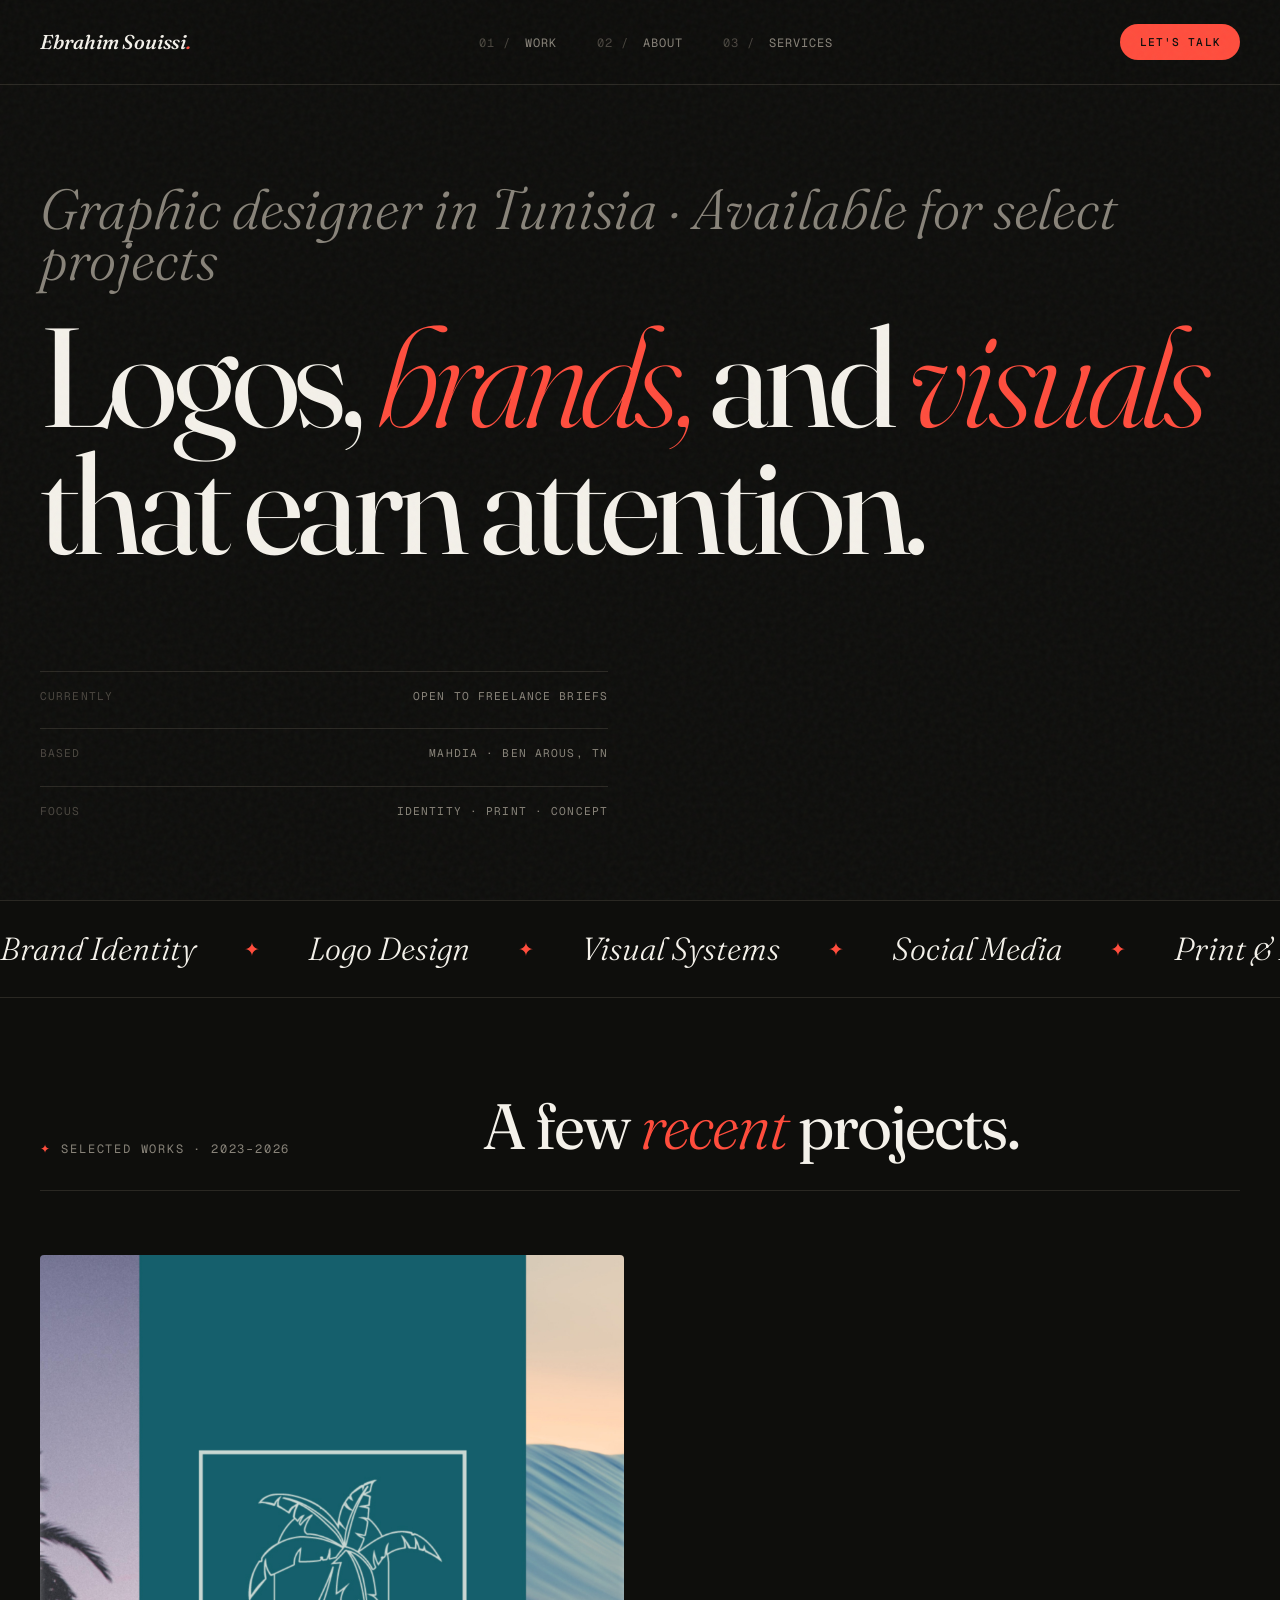
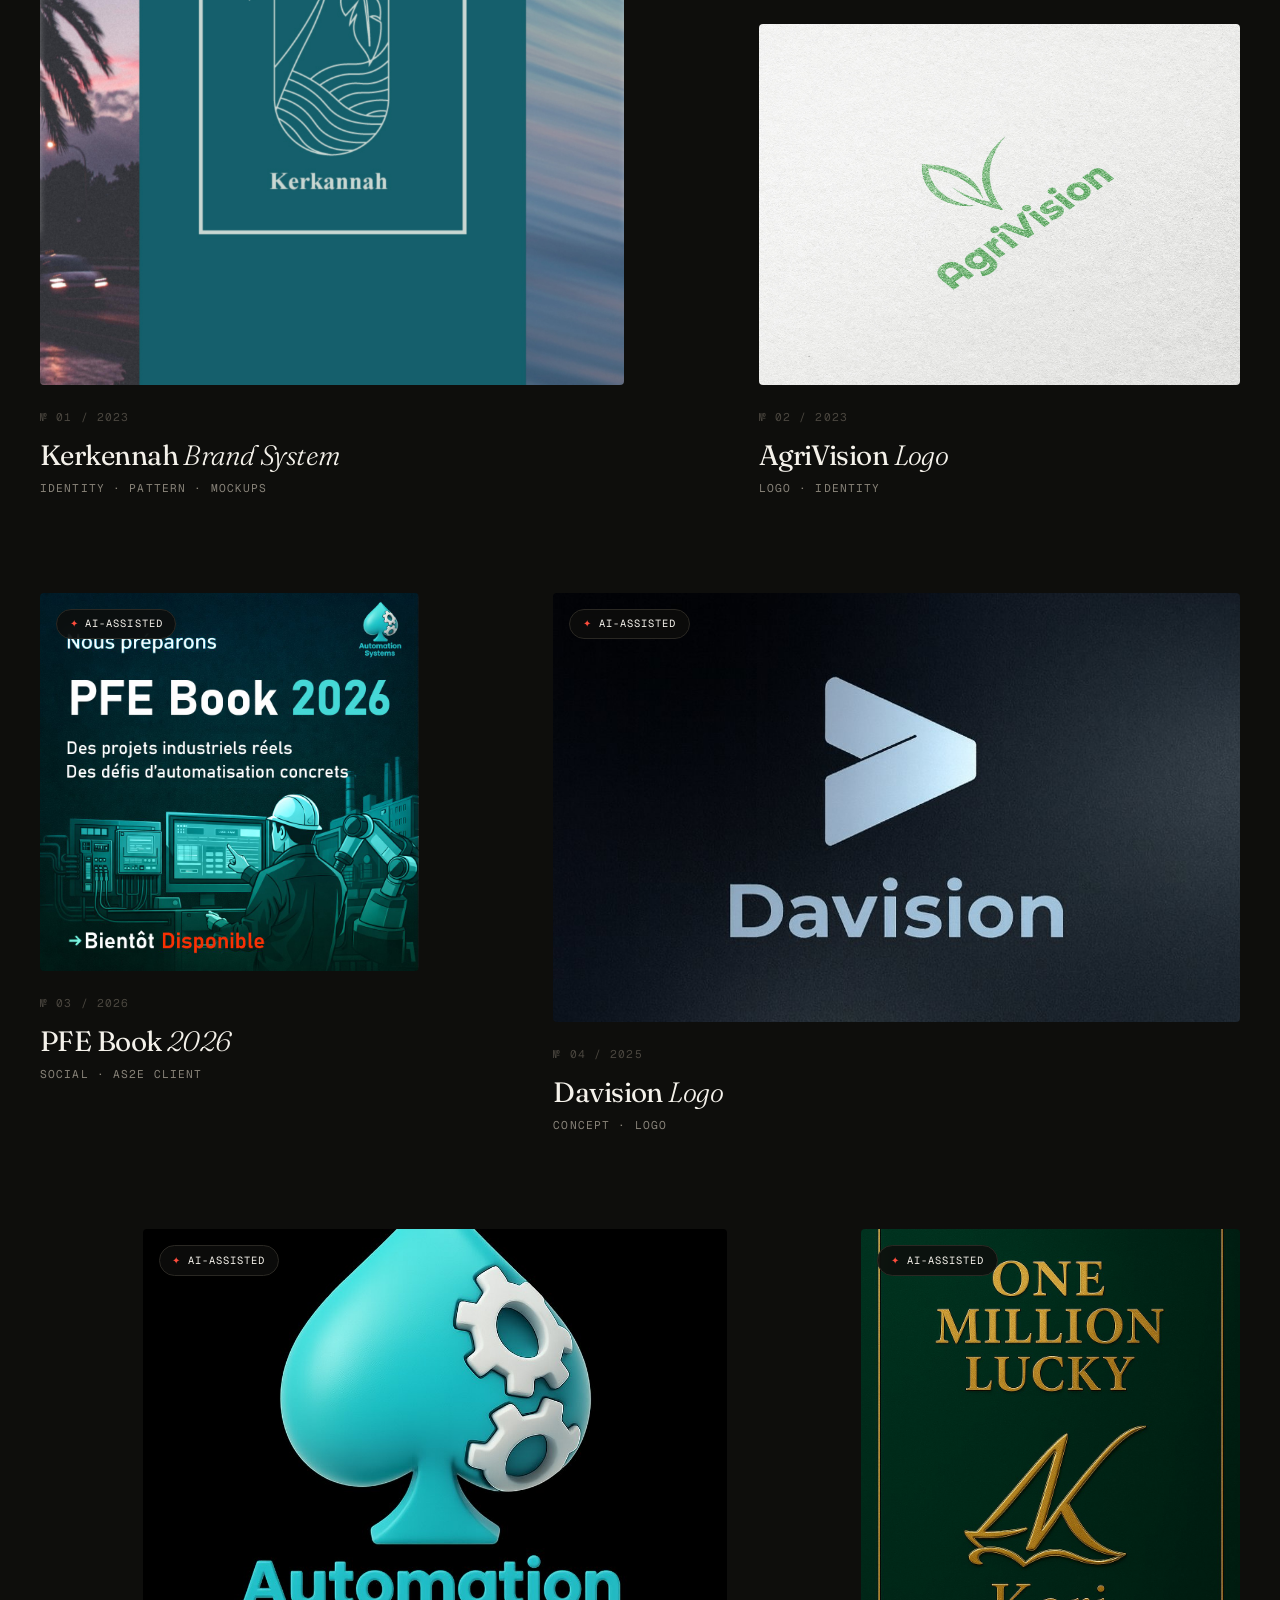
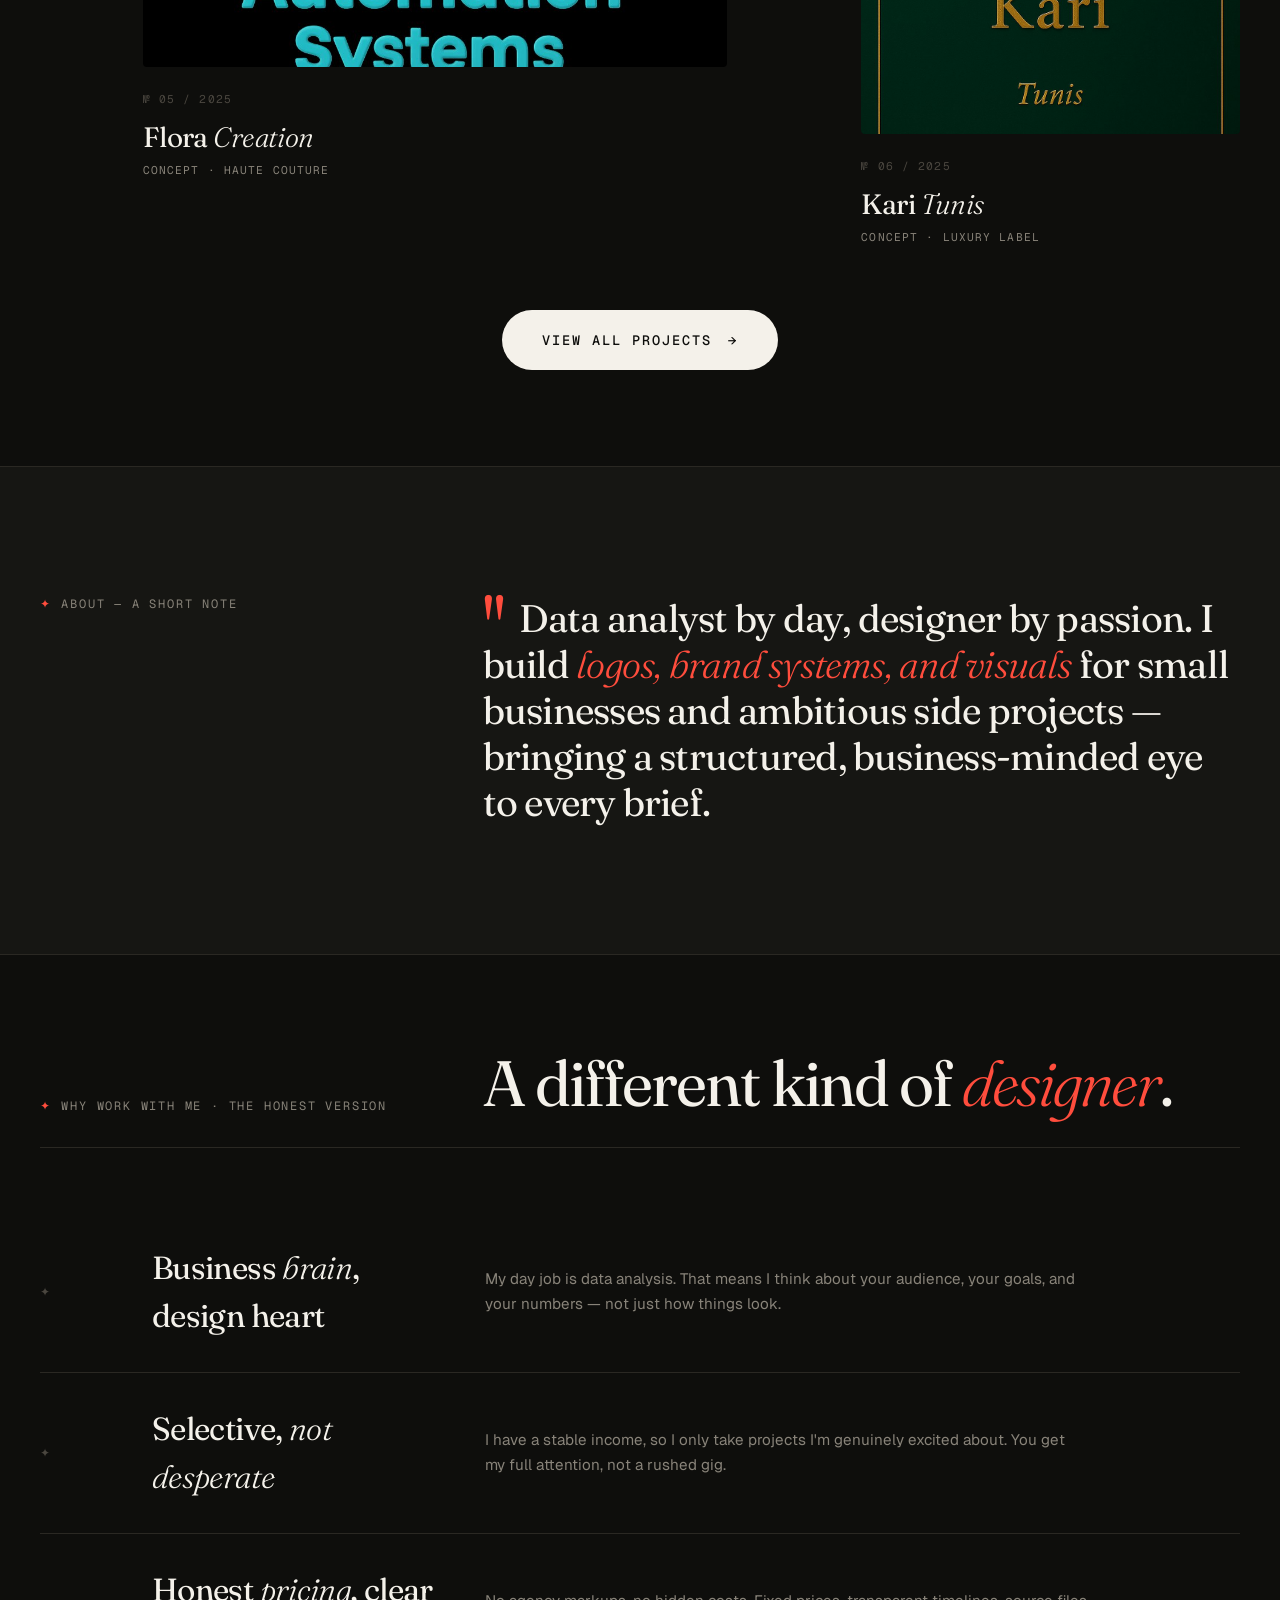
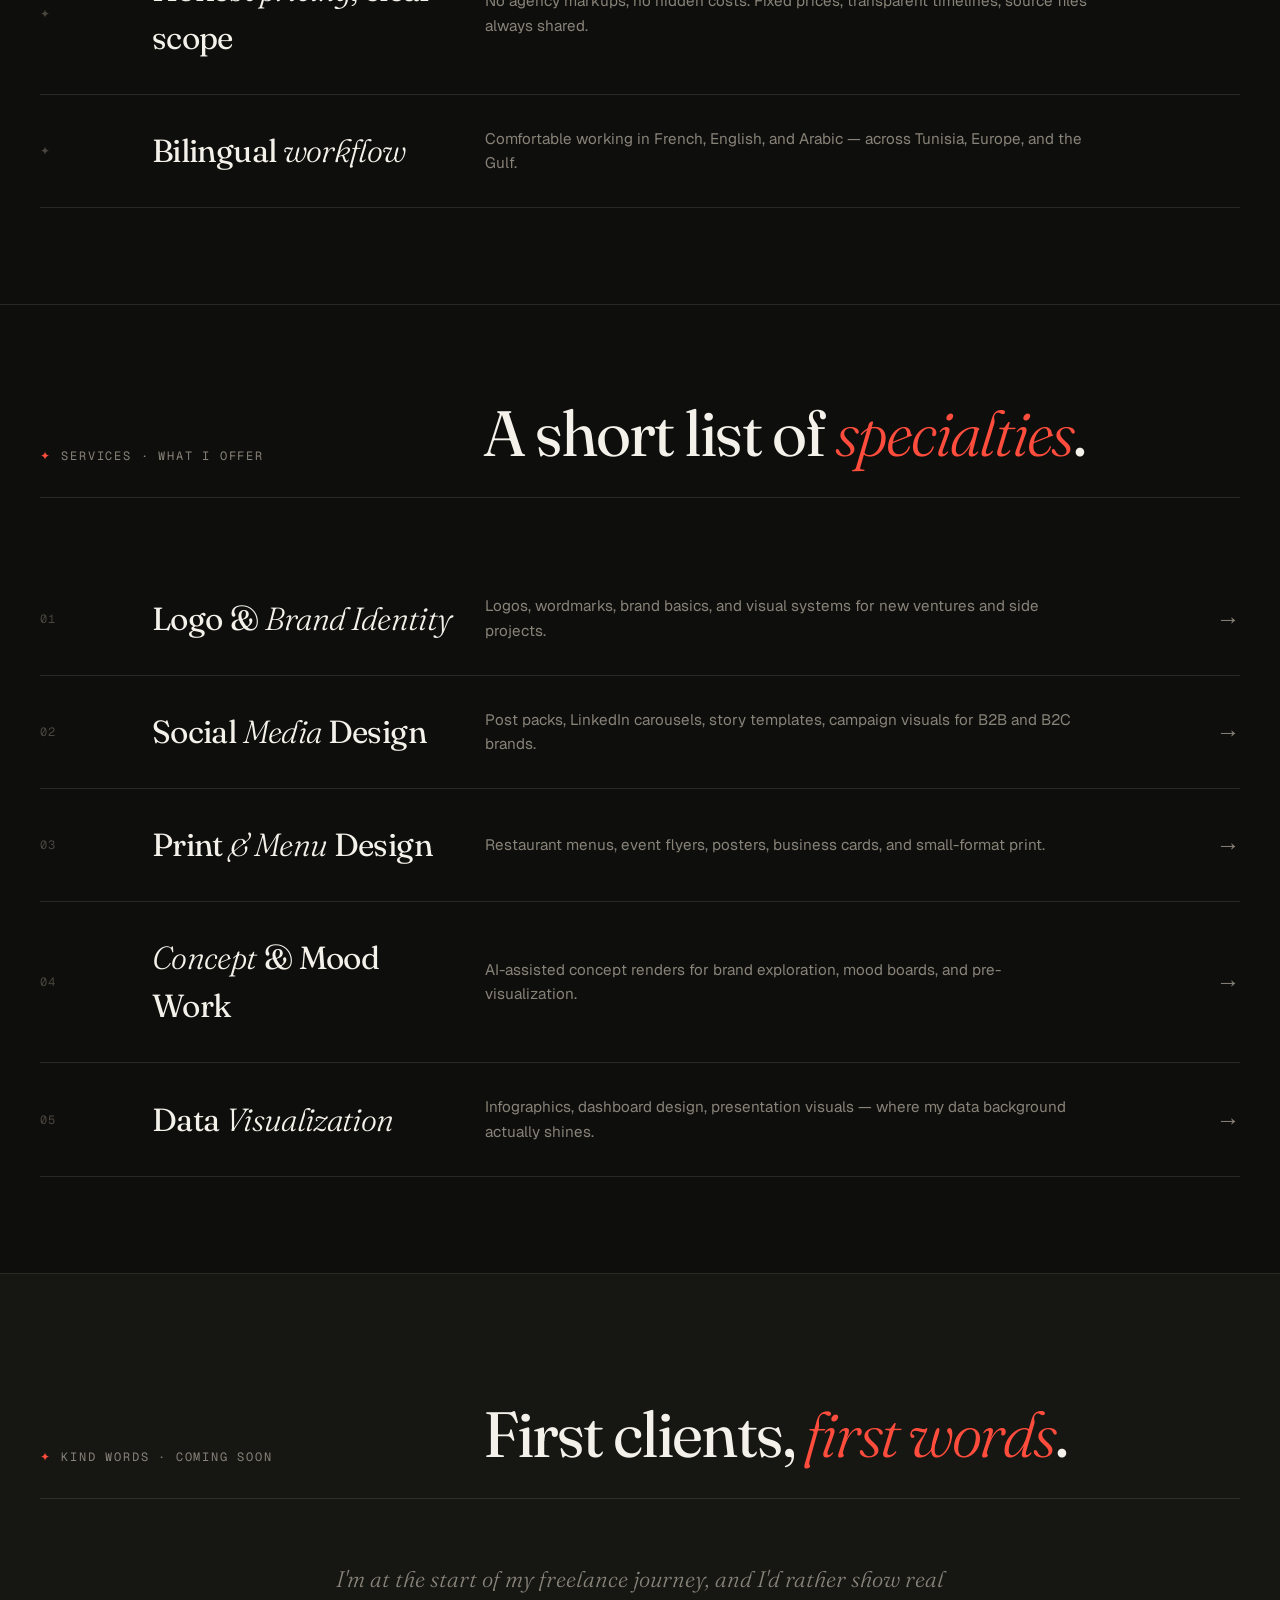
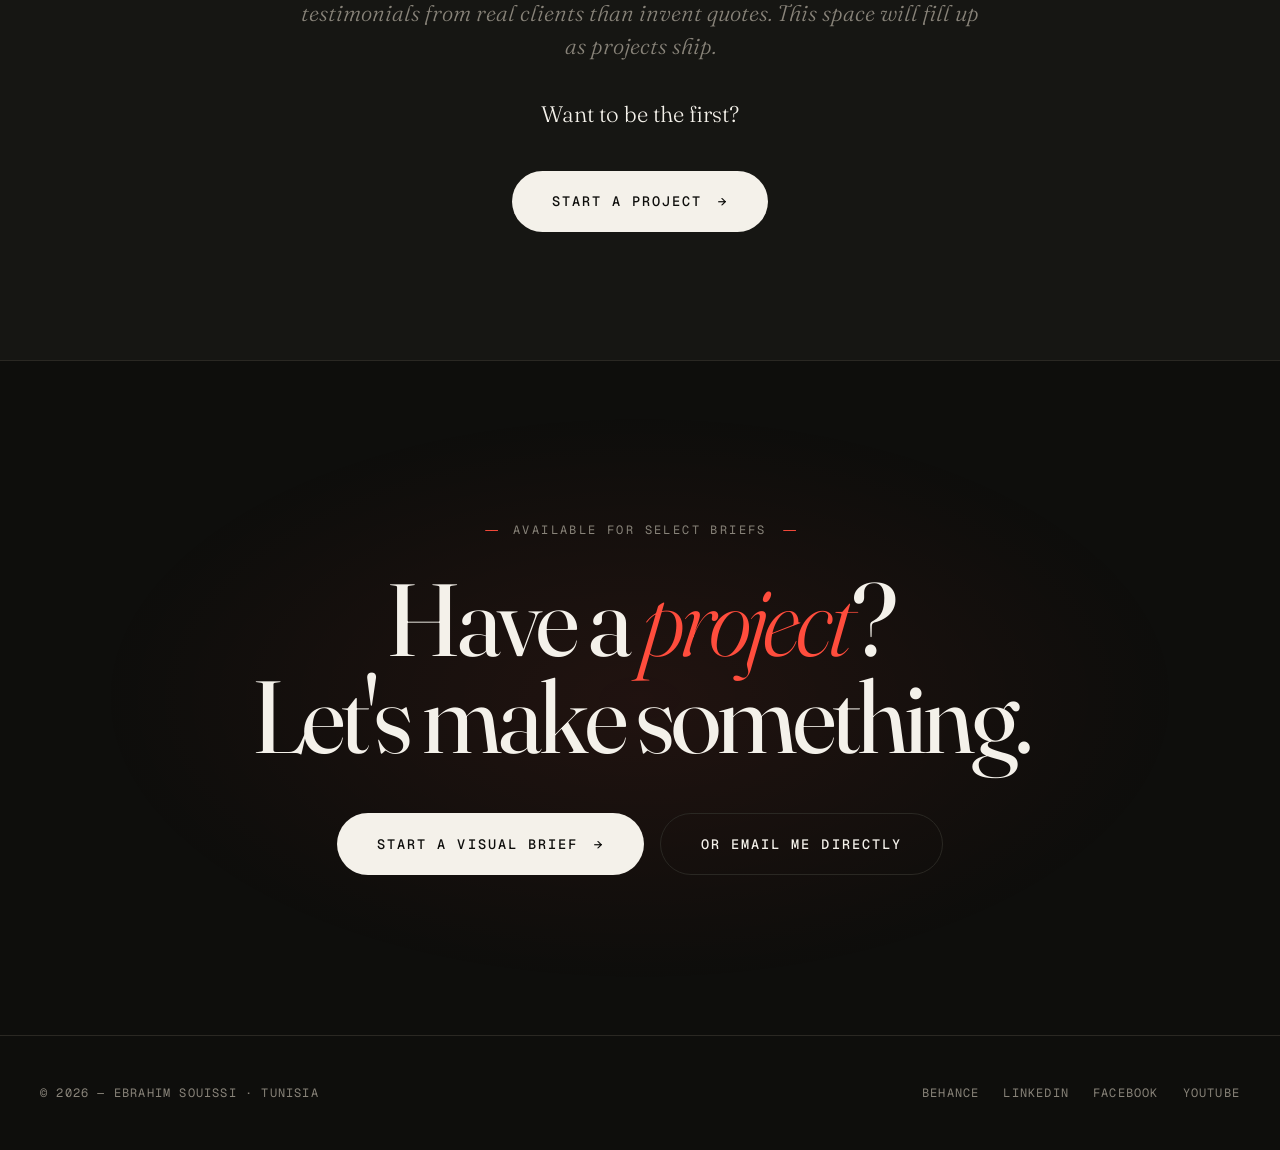
<file: index.html>
<!DOCTYPE html>
<html lang="en">
<head>
<meta charset="UTF-8" />
<meta name="viewport" content="width=device-width, initial-scale=1.0" />
<title>Ebrahim Souissi — Graphic Designer · Tunisia</title>
<meta name="description" content="Graphic designer based in Tunisia. Logos, brand identity, and visual systems — available for select freelance projects.">
<link rel="preconnect" href="https://fonts.googleapis.com">
<link rel="preconnect" href="https://fonts.gstatic.com" crossorigin>
<link href="https://fonts.googleapis.com/css2?family=Fraunces:ital,opsz,wght@0,9..144,300;0,9..144,400;0,9..144,500;0,9..144,600;0,9..144,700;0,9..144,900;1,9..144,400&family=Geist+Mono:wght@400;500&family=Geist:wght@300;400;500;600&display=swap" rel="stylesheet">
<link rel="stylesheet" href="styles.css">
</head>
<body>

<!-- NAV -->
<nav class="site-nav">
  <a href="index.html" class="logo">Ebrahim Souissi<span class="dot">.</span></a>
  <ul>
    <li><a href="work.html" class="nav-link">Work</a></li>
    <li><a href="about.html" class="nav-link">About</a></li>
    <li><a href="services.html" class="nav-link">Services</a></li>
  </ul>
  <a href="contact.html" class="cta-nav">Let's Talk</a>
</nav>

<!-- HERO -->
<section class="hero">
  <h1 class="hero-title">
    <span class="small-line">Graphic designer in Tunisia · Available for select projects</span>
    <span class="word">Logos,</span>
    <span class="word italic">brands,</span>
    <span class="word">and</span>
    <span class="word italic">visuals</span>
    that earn attention.
  </h1>

  <div class="hero-meta">
    <div class="meta-row">
      <span>Currently</span>
      <span>Open to freelance briefs</span>
    </div>
    <div class="meta-row">
      <span>Based</span>
      <span>Mahdia · Ben Arous, TN</span>
    </div>
    <div class="meta-row">
      <span>Focus</span>
      <span>Identity · Print · Concept</span>
    </div>
  </div>
</section>

<!-- MARQUEE -->
<div class="marquee">
  <div class="marquee-track">
    <span>Brand Identity <span class="star">✦</span> Logo Design <span class="star">✦</span> Visual Systems <span class="star">✦</span> Social Media <span class="star">✦</span> Print &amp; Editorial <span class="star">✦</span> Concept Design <span class="star">✦</span></span>
    <span>Brand Identity <span class="star">✦</span> Logo Design <span class="star">✦</span> Visual Systems <span class="star">✦</span> Social Media <span class="star">✦</span> Print &amp; Editorial <span class="star">✦</span> Concept Design <span class="star">✦</span></span>
  </div>
</div>

<!-- FEATURED WORK — 6 real projects -->
<section class="work-section" id="work">
  <div class="section-head reveal">
    <div class="section-label">Selected Works · 2023–2026</div>
    <h2 class="section-title">A few <em>recent</em> projects.</h2>
  </div>

  <div class="projects">

    <!-- 1. Kerkennah — REAL Behance hero -->
    <a href="project.html" class="project p-1 reveal">
      <div class="project-image" style="background-image: url('images/kerkennah-board.jpg'); background-size: cover; background-position: center;"></div>
      <div class="project-meta">
        <div class="project-number">№ 01 / 2023</div>
        <h3 class="project-title">Kerkennah <em>Brand System</em></h3>
        <div class="project-tags">Identity · Pattern · Mockups</div>
      </div>
    </a>

    <!-- 2. AgriVision — REAL Behance -->
    <div class="project p-2 reveal display-only">
      <div class="project-image" style="background-image: url('images/agrivision-paper.png'); background-size: cover; background-position: center;"></div>
      <div class="project-meta">
        <div class="project-number">№ 02 / 2023</div>
        <h3 class="project-title">AgriVision <em>Logo</em></h3>
        <div class="project-tags">Logo · Identity</div>
      </div>
    </div>

    <!-- 3. PFE Book 2026 — REAL AS2E client work -->
    <div class="project p-3 reveal display-only">
      <div class="project-image" style="background-image: url('images/pfe-book-2026.png'); background-size: cover; background-position: center;">
        <span class="ai-badge">AI-assisted</span>
      </div>
      <div class="project-meta">
        <div class="project-number">№ 03 / 2026</div>
        <h3 class="project-title">PFE Book <em>2026</em></h3>
        <div class="project-tags">Social · AS2E Client</div>
      </div>
    </div>

    <!-- 4. Davision — Concept -->
    <div class="project p-4 reveal display-only">
      <div class="project-image" style="background-image: url('images/davision.png'); background-size: cover; background-position: center;">
        <span class="ai-badge">AI-assisted</span>
      </div>
      <div class="project-meta">
        <div class="project-number">№ 04 / 2025</div>
        <h3 class="project-title">Davision <em>Logo</em></h3>
        <div class="project-tags">Concept · Logo</div>
      </div>
    </div>

    <!-- 5. Flora Creation — Concept -->
    <div class="project p-5 reveal display-only">
      <div class="project-image" style="background-image: url('images/flora-creation.png'); background-size: cover; background-position: center;">
        <span class="ai-badge">AI-assisted</span>
      </div>
      <div class="project-meta">
        <div class="project-number">№ 05 / 2025</div>
        <h3 class="project-title">Flora <em>Creation</em></h3>
        <div class="project-tags">Concept · Haute Couture</div>
      </div>
    </div>

    <!-- 6. Kari Tunis — Concept -->
    <div class="project p-6 reveal display-only">
      <div class="project-image" style="background-image: url('images/kari-tunis.png'); background-size: cover; background-position: center;">
        <span class="ai-badge">AI-assisted</span>
      </div>
      <div class="project-meta">
        <div class="project-number">№ 06 / 2025</div>
        <h3 class="project-title">Kari <em>Tunis</em></h3>
        <div class="project-tags">Concept · Luxury Label</div>
      </div>
    </div>

  </div>

  <div style="text-align: center; margin-top: 4rem;">
    <a href="work.html" class="cta-button reveal">
      View all projects <span class="arrow">→</span>
    </a>
  </div>
</section>

<!-- ABOUT STRIP -->
<section class="about-strip" id="about">
  <div class="about-content">
    <div class="section-label reveal">About — A short note</div>
    <p class="about-quote reveal">
      Data analyst by day, designer by passion. I build <em>logos, brand systems, and visuals</em> for small businesses and ambitious side projects — bringing a structured, business-minded eye to every brief.
    </p>
  </div>
</section>

<!-- WHY ME -->
<section class="services-section">
  <div class="section-head reveal">
    <div class="section-label">Why work with me · The honest version</div>
    <h2 class="section-title">A different kind of <em>designer</em>.</h2>
  </div>

  <div class="services-list">
    <div class="service-row reveal">
      <div class="service-num">✦</div>
      <div class="service-name">Business <em>brain</em>, design heart</div>
      <div class="service-desc">My day job is data analysis. That means I think about your audience, your goals, and your numbers — not just how things look.</div>
      <div class="service-arrow"></div>
    </div>
    <div class="service-row reveal">
      <div class="service-num">✦</div>
      <div class="service-name">Selective, <em>not desperate</em></div>
      <div class="service-desc">I have a stable income, so I only take projects I'm genuinely excited about. You get my full attention, not a rushed gig.</div>
      <div class="service-arrow"></div>
    </div>
    <div class="service-row reveal">
      <div class="service-num">✦</div>
      <div class="service-name">Honest <em>pricing</em>, clear scope</div>
      <div class="service-desc">No agency markups, no hidden costs. Fixed prices, transparent timelines, source files always shared.</div>
      <div class="service-arrow"></div>
    </div>
    <div class="service-row reveal">
      <div class="service-num">✦</div>
      <div class="service-name">Bilingual <em>workflow</em></div>
      <div class="service-desc">Comfortable working in French, English, and Arabic — across Tunisia, Europe, and the Gulf.</div>
      <div class="service-arrow"></div>
    </div>
  </div>
</section>

<!-- SERVICES STRIP -->
<section class="services-section" id="services" style="border-top: 1px solid var(--line);">
  <div class="section-head reveal">
    <div class="section-label">Services · What I offer</div>
    <h2 class="section-title">A short list of <em>specialties</em>.</h2>
  </div>

  <div class="services-list">
    <a href="services.html" class="service-row reveal" style="text-decoration:none;">
      <div class="service-num">01</div>
      <div class="service-name">Logo &amp; <em>Brand Identity</em></div>
      <div class="service-desc">Logos, wordmarks, brand basics, and visual systems for new ventures and side projects.</div>
      <div class="service-arrow">→</div>
    </a>
    <a href="services.html" class="service-row reveal" style="text-decoration:none;">
      <div class="service-num">02</div>
      <div class="service-name">Social <em>Media</em> Design</div>
      <div class="service-desc">Post packs, LinkedIn carousels, story templates, campaign visuals for B2B and B2C brands.</div>
      <div class="service-arrow">→</div>
    </a>
    <a href="services.html" class="service-row reveal" style="text-decoration:none;">
      <div class="service-num">03</div>
      <div class="service-name">Print <em>&amp; Menu</em> Design</div>
      <div class="service-desc">Restaurant menus, event flyers, posters, business cards, and small-format print.</div>
      <div class="service-arrow">→</div>
    </a>
    <a href="services.html" class="service-row reveal" style="text-decoration:none;">
      <div class="service-num">04</div>
      <div class="service-name"><em>Concept</em> &amp; Mood Work</div>
      <div class="service-desc">AI-assisted concept renders for brand exploration, mood boards, and pre-visualization.</div>
      <div class="service-arrow">→</div>
    </a>
    <a href="services.html" class="service-row reveal" style="text-decoration:none;">
      <div class="service-num">05</div>
      <div class="service-name">Data <em>Visualization</em></div>
      <div class="service-desc">Infographics, dashboard design, presentation visuals — where my data background actually shines.</div>
      <div class="service-arrow">→</div>
    </a>
  </div>
</section>

<!-- TESTIMONIALS — Honest "coming soon" -->
<section class="testimonials-section">
  <div class="section-head reveal" style="border-color: rgba(74, 70, 63, 0.5);">
    <div class="section-label">Kind Words · Coming soon</div>
    <h2 class="section-title">First clients, <em>first words</em>.</h2>
  </div>

  <div style="max-width: 700px; margin: 0 auto; text-align: center;">
    <p class="reveal" style="font-family: var(--serif); font-size: 1.4rem; font-weight: 300; line-height: 1.5; color: var(--ink-dim); font-style: italic;">
      I'm at the start of my freelance journey, and I'd rather show real testimonials from real clients than invent quotes. This space will fill up as projects ship.
      <br><br>
      <span style="color: var(--ink); font-style: normal;">Want to be the first?</span>
    </p>
    <a href="contact.html" class="cta-button reveal" style="margin-top: 2.5rem;">
      Start a project <span class="arrow">→</span>
    </a>
  </div>
</section>

<!-- CTA -->
<section class="cta-section" id="contact">
  <div class="cta-eyebrow reveal">Available for select briefs</div>
  <h2 class="cta-title reveal">Have a <em>project</em>?<br />Let's make something.</h2>
  <div class="reveal" style="display: flex; gap: 1rem; justify-content: center; flex-wrap: wrap; margin-top: 1rem;">
    <a href="brief.html" class="cta-button">
      Start a visual brief <span class="arrow">→</span>
    </a>
    <a href="mailto:ebrahimsouissi@gmail.com" class="cta-button" style="background: transparent; color: var(--ink); border: 1px solid var(--line);">
      Or email me directly
    </a>
  </div>
</section>

<!-- FOOTER -->
<footer class="site-footer">
  <div>© 2026 — Ebrahim Souissi · Tunisia</div>
  <div class="socials">
    <a href="https://www.behance.net/ebrahimsouissi" target="_blank" rel="noopener">Behance</a>
    <a href="https://www.linkedin.com/in/souissiebrahim/" target="_blank" rel="noopener">LinkedIn</a>
    <a href="https://facebook.com/souissi.ebrahim" target="_blank" rel="noopener">Facebook</a>
    <a href="https://youtube.com/@ramd591" target="_blank" rel="noopener">YouTube</a>
  </div>
</footer>

<script>
  const revealItems = document.querySelectorAll('.reveal');
  const observer = new IntersectionObserver((entries) => {
    entries.forEach((entry, i) => {
      if (entry.isIntersecting) {
        setTimeout(() => entry.target.classList.add('visible'), i * 60);
        observer.unobserve(entry.target);
      }
    });
  }, { threshold: 0.15 });
  revealItems.forEach(item => observer.observe(item));
</script>

</body>
</html>
</file>
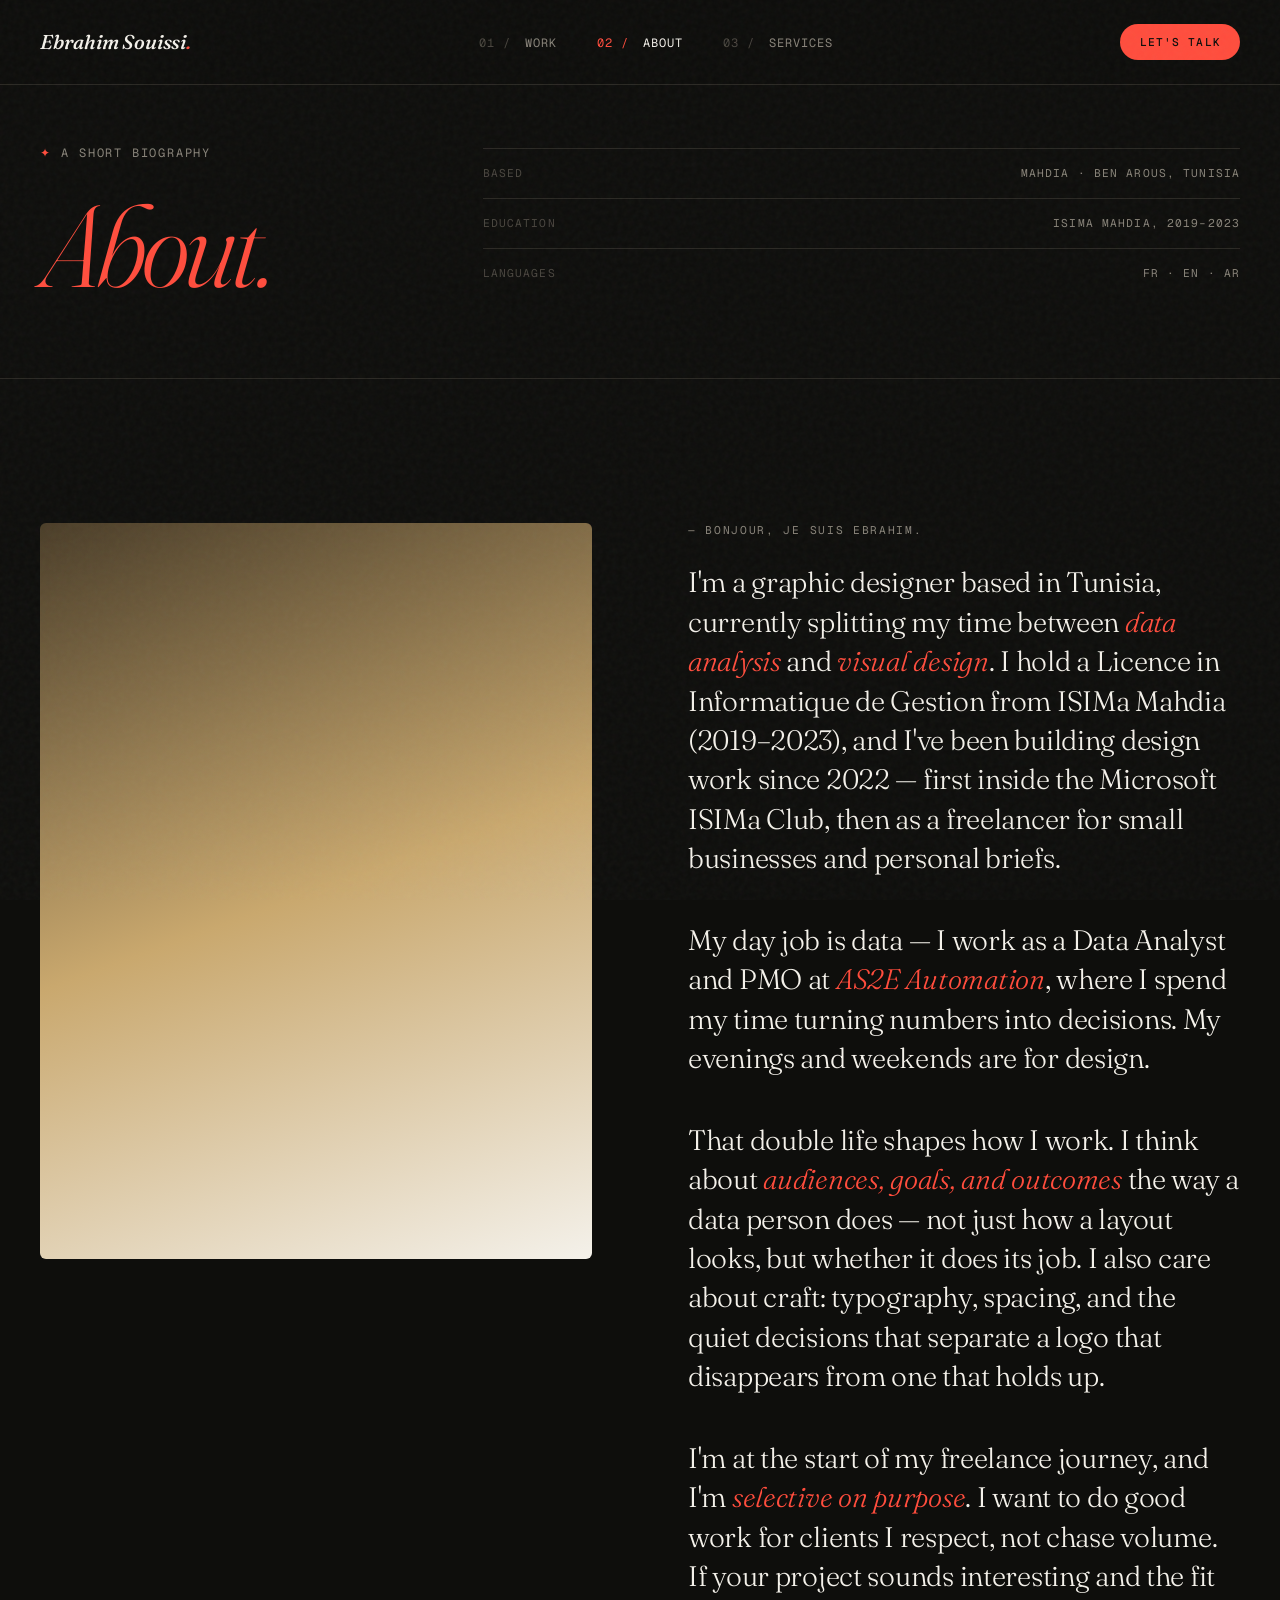
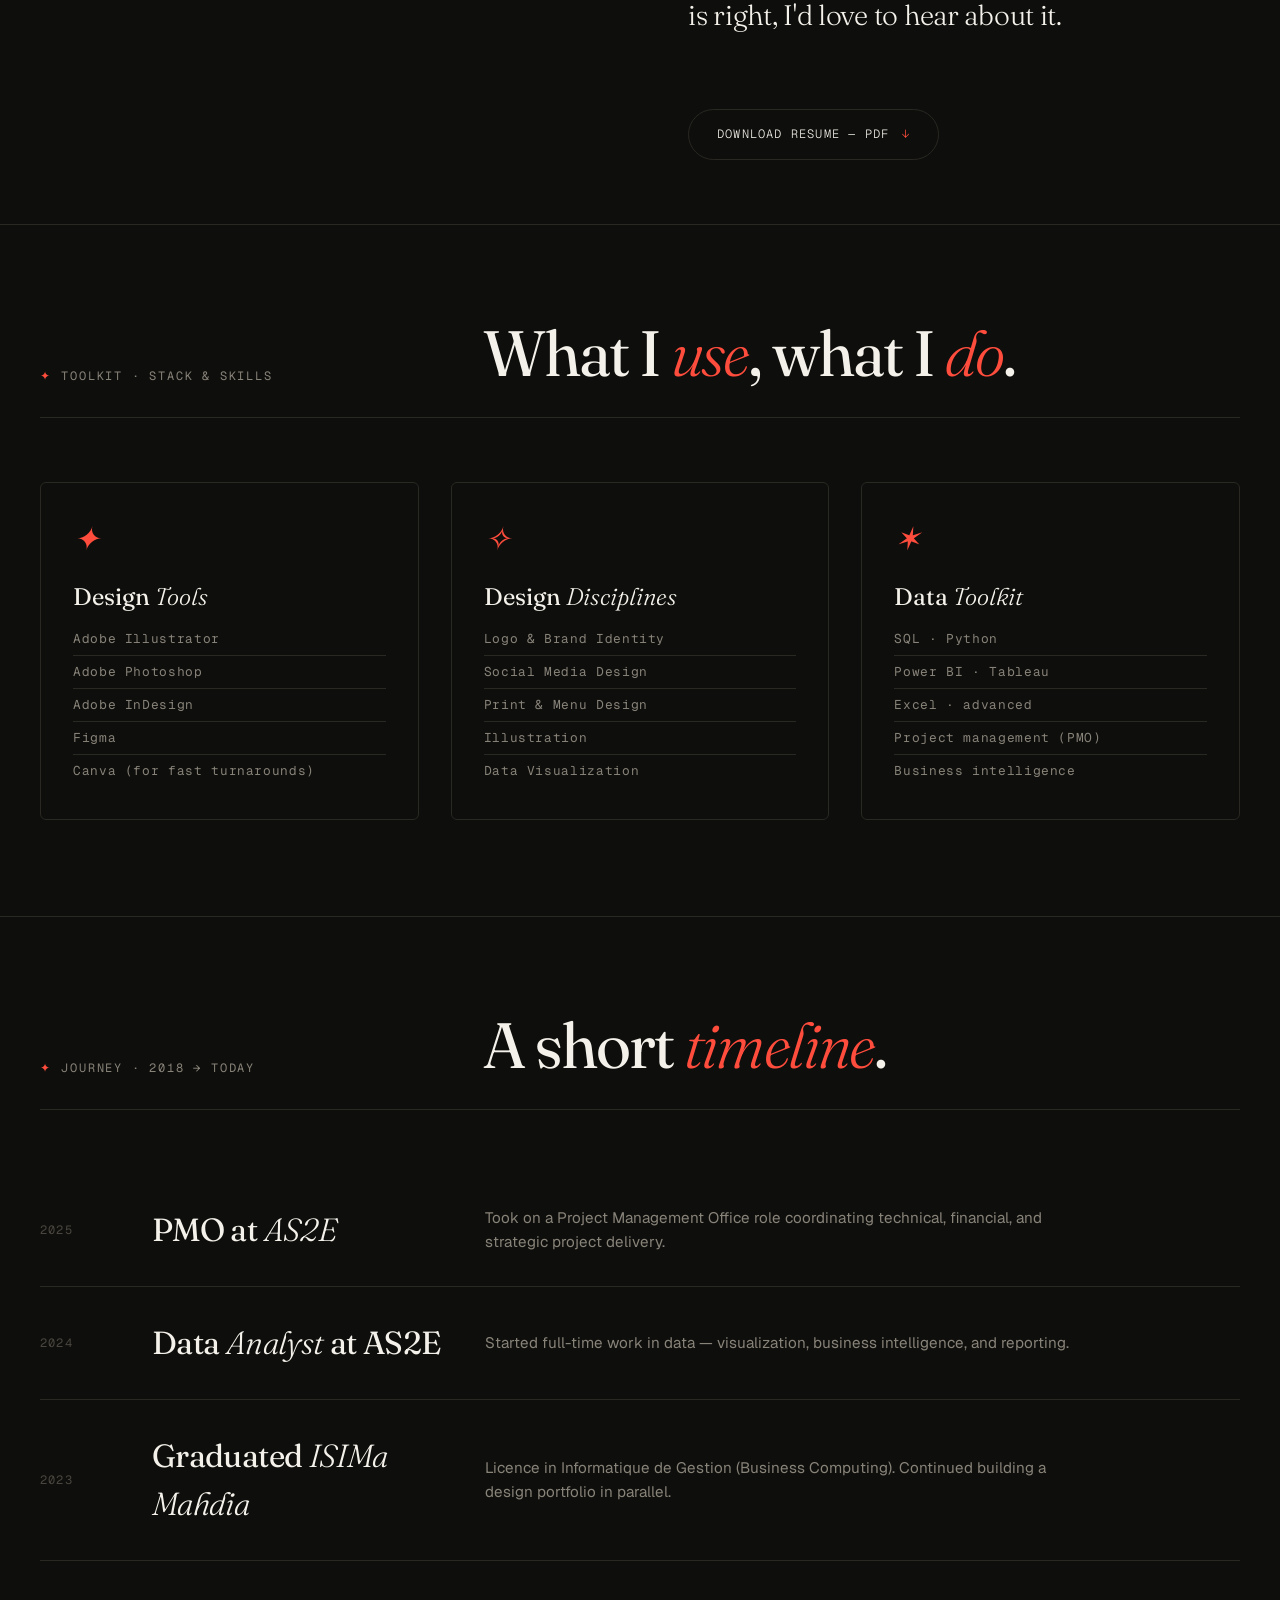
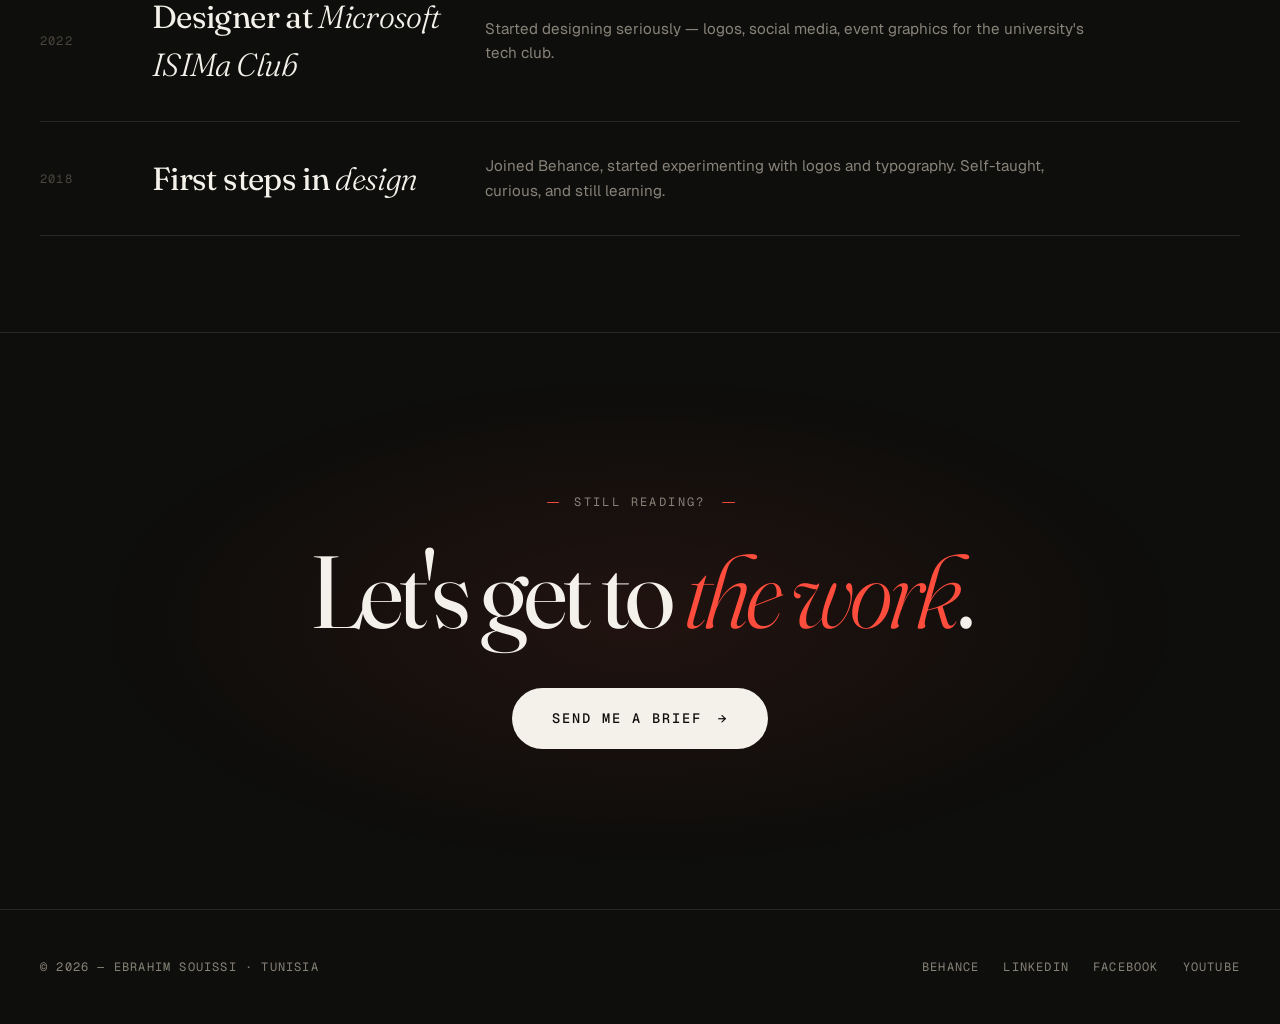
<file: about.html>
<!DOCTYPE html>
<html lang="en">
<head>
<meta charset="UTF-8" />
<meta name="viewport" content="width=device-width, initial-scale=1.0" />
<title>About — Ebrahim Souissi</title>
<link rel="preconnect" href="https://fonts.googleapis.com">
<link rel="preconnect" href="https://fonts.gstatic.com" crossorigin>
<link href="https://fonts.googleapis.com/css2?family=Fraunces:ital,opsz,wght@0,9..144,300;0,9..144,400;0,9..144,500;0,9..144,600;0,9..144,700;0,9..144,900;1,9..144,400&family=Geist+Mono:wght@400;500&family=Geist:wght@300;400;500;600&display=swap" rel="stylesheet">
<link rel="stylesheet" href="styles.css">
</head>
<body>

<nav class="site-nav">
  <a href="index.html" class="logo">Ebrahim Souissi<span class="dot">.</span></a>
  <ul>
    <li><a href="work.html" class="nav-link">Work</a></li>
    <li><a href="about.html" class="nav-link active">About</a></li>
    <li><a href="services.html" class="nav-link">Services</a></li>
  </ul>
  <a href="contact.html" class="cta-nav">Let's Talk</a>
</nav>

<header class="page-header">
  <div>
    <div class="page-header-eyebrow">A short biography</div>
    <h1 class="page-header-title"><em>About.</em></h1>
  </div>
  <div class="page-header-meta">
    <div class="meta-row">
      <span>Based</span>
      <span>Mahdia · Ben Arous, Tunisia</span>
    </div>
    <div class="meta-row">
      <span>Education</span>
      <span>ISIMa Mahdia, 2019–2023</span>
    </div>
    <div class="meta-row">
      <span>Languages</span>
      <span>FR · EN · AR</span>
    </div>
  </div>
</header>

<section class="about-page">
  <div class="about-portrait reveal"></div>

  <div class="about-text reveal">
    <span class="small">— Bonjour, je suis Ebrahim.</span>

    <p>
      I'm a graphic designer based in Tunisia, currently splitting my time between <em>data analysis</em> and <em>visual design</em>. I hold a Licence in Informatique de Gestion from ISIMa Mahdia (2019–2023), and I've been building design work since 2022 — first inside the Microsoft ISIMa Club, then as a freelancer for small businesses and personal briefs.
    </p>

    <p>
      My day job is data — I work as a Data Analyst and PMO at <em>AS2E Automation</em>, where I spend my time turning numbers into decisions. My evenings and weekends are for design.
    </p>

    <p>
      That double life shapes how I work. I think about <em>audiences, goals, and outcomes</em> the way a data person does — not just how a layout looks, but whether it does its job. I also care about craft: typography, spacing, and the quiet decisions that separate a logo that disappears from one that holds up.
    </p>

    <p>
      I'm at the start of my freelance journey, and I'm <em>selective on purpose</em>. I want to do good work for clients I respect, not chase volume. If your project sounds interesting and the fit is right, I'd love to hear about it.
    </p>

    <a href="#" class="about-resume-cta">Download Resume — PDF <span style="color: var(--accent);">↓</span></a>
  </div>
</section>

<section class="skills-section">
  <div class="section-head reveal">
    <div class="section-label">Toolkit · Stack &amp; Skills</div>
    <h2 class="section-title">What I <em>use</em>, what I <em>do</em>.</h2>
  </div>

  <div class="skills-grid">
    <div class="skill-card reveal">
      <div class="skill-card-icon">✦</div>
      <h3 class="skill-card-title">Design <em>Tools</em></h3>
      <ul class="skill-card-list">
        <li>Adobe Illustrator</li>
        <li>Adobe Photoshop</li>
        <li>Adobe InDesign</li>
        <li>Figma</li>
        <li>Canva (for fast turnarounds)</li>
      </ul>
    </div>

    <div class="skill-card reveal">
      <div class="skill-card-icon">✧</div>
      <h3 class="skill-card-title">Design <em>Disciplines</em></h3>
      <ul class="skill-card-list">
        <li>Logo &amp; Brand Identity</li>
        <li>Social Media Design</li>
        <li>Print &amp; Menu Design</li>
        <li>Illustration</li>
        <li>Data Visualization</li>
      </ul>
    </div>

    <div class="skill-card reveal">
      <div class="skill-card-icon">✶</div>
      <h3 class="skill-card-title">Data <em>Toolkit</em></h3>
      <ul class="skill-card-list">
        <li>SQL · Python</li>
        <li>Power BI · Tableau</li>
        <li>Excel · advanced</li>
        <li>Project management (PMO)</li>
        <li>Business intelligence</li>
      </ul>
    </div>
  </div>
</section>

<!-- Quick journey timeline -->
<section class="services-section" style="border-top: 1px solid var(--line);">
  <div class="section-head reveal">
    <div class="section-label">Journey · 2018 → today</div>
    <h2 class="section-title">A short <em>timeline</em>.</h2>
  </div>

  <div class="services-list">
    <div class="service-row reveal">
      <div class="service-num">2025</div>
      <div class="service-name">PMO at <em>AS2E</em></div>
      <div class="service-desc">Took on a Project Management Office role coordinating technical, financial, and strategic project delivery.</div>
      <div class="service-arrow"></div>
    </div>
    <div class="service-row reveal">
      <div class="service-num">2024</div>
      <div class="service-name">Data <em>Analyst</em> at AS2E</div>
      <div class="service-desc">Started full-time work in data — visualization, business intelligence, and reporting.</div>
      <div class="service-arrow"></div>
    </div>
    <div class="service-row reveal">
      <div class="service-num">2023</div>
      <div class="service-name">Graduated <em>ISIMa Mahdia</em></div>
      <div class="service-desc">Licence in Informatique de Gestion (Business Computing). Continued building a design portfolio in parallel.</div>
      <div class="service-arrow"></div>
    </div>
    <div class="service-row reveal">
      <div class="service-num">2022</div>
      <div class="service-name">Designer at <em>Microsoft ISIMa Club</em></div>
      <div class="service-desc">Started designing seriously — logos, social media, event graphics for the university's tech club.</div>
      <div class="service-arrow"></div>
    </div>
    <div class="service-row reveal">
      <div class="service-num">2018</div>
      <div class="service-name">First steps in <em>design</em></div>
      <div class="service-desc">Joined Behance, started experimenting with logos and typography. Self-taught, curious, and still learning.</div>
      <div class="service-arrow"></div>
    </div>
  </div>
</section>

<section class="cta-section">
  <div class="cta-eyebrow reveal">Still Reading?</div>
  <h2 class="cta-title reveal">Let's get to <em>the work</em>.</h2>
  <a href="contact.html" class="cta-button reveal">
    Send me a brief <span class="arrow">→</span>
  </a>
</section>

<footer class="site-footer">
  <div>© 2026 — Ebrahim Souissi · Tunisia</div>
  <div class="socials">
    <a href="https://www.behance.net/ebrahimsouissi" target="_blank" rel="noopener">Behance</a>
    <a href="https://www.linkedin.com/in/souissiebrahim/" target="_blank" rel="noopener">LinkedIn</a>
    <a href="https://facebook.com/souissi.ebrahim" target="_blank" rel="noopener">Facebook</a>
    <a href="https://youtube.com/@ramd591" target="_blank" rel="noopener">YouTube</a>
  </div>
</footer>

<script>
  const revealItems = document.querySelectorAll('.reveal');
  const observer = new IntersectionObserver((entries) => {
    entries.forEach((entry, i) => {
      if (entry.isIntersecting) {
        setTimeout(() => entry.target.classList.add('visible'), i * 60);
        observer.unobserve(entry.target);
      }
    });
  }, { threshold: 0.15 });
  revealItems.forEach(item => observer.observe(item));
</script>

</body>
</html>
</file>
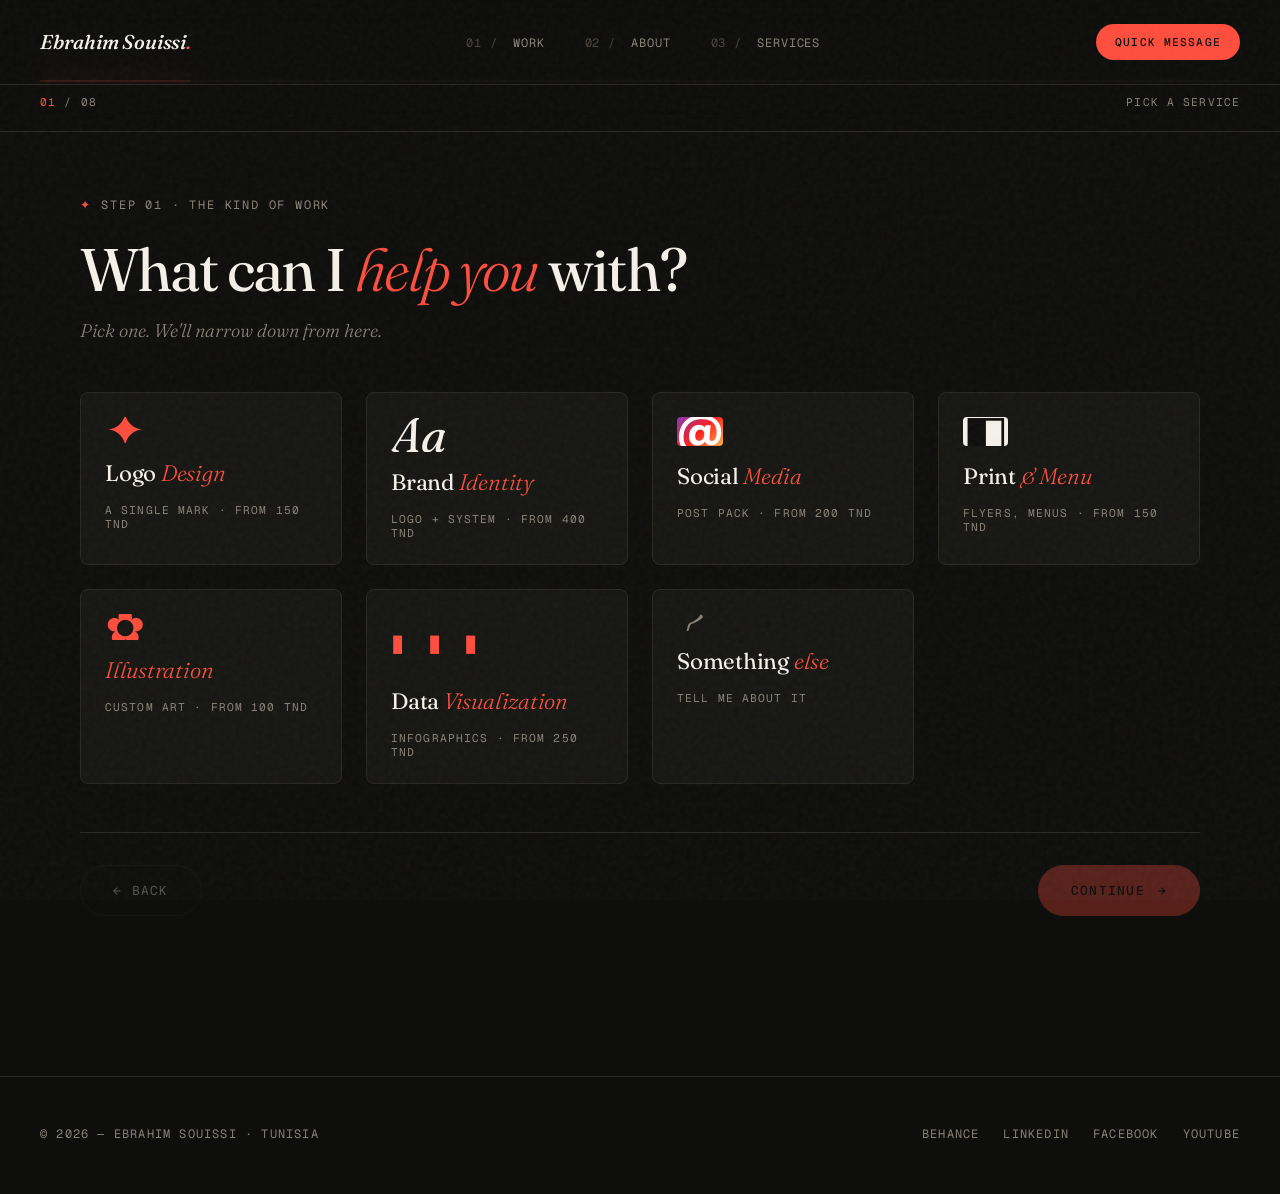
<file: brief.html>
<!DOCTYPE html>
<html lang="en">
<head>
<meta charset="UTF-8" />
<meta name="viewport" content="width=device-width, initial-scale=1.0" />
<title>Start a Project — Ebrahim Souissi</title>
<link rel="preconnect" href="https://fonts.googleapis.com">
<link rel="preconnect" href="https://fonts.gstatic.com" crossorigin>
<link href="https://fonts.googleapis.com/css2?family=Fraunces:ital,opsz,wght@0,9..144,300;0,9..144,400;0,9..144,500;0,9..144,600;0,9..144,700;0,9..144,900;1,9..144,400&family=Geist+Mono:wght@400;500&family=Geist:wght@300;400;500;600&display=swap" rel="stylesheet">
<link rel="stylesheet" href="styles.css">
</head>
<body>

<nav class="site-nav">
  <a href="index.html" class="logo">Ebrahim Souissi<span class="dot">.</span></a>
  <ul>
    <li><a href="work.html" class="nav-link">Work</a></li>
    <li><a href="about.html" class="nav-link">About</a></li>
    <li><a href="services.html" class="nav-link">Services</a></li>
  </ul>
  <a href="contact.html" class="cta-nav">Quick Message</a>
</nav>

<div class="brief-page">

  <!-- PROGRESS BAR -->
  <div class="brief-progress">
    <div class="brief-progress-bar">
      <div class="brief-progress-fill" id="progressFill"></div>
    </div>
    <div class="brief-progress-meta">
      <span><span class="accent" id="stepCurrent">01</span> / <span id="stepTotal">08</span></span>
      <span id="stepLabel">Pick a service</span>
    </div>
  </div>

  <!-- STAGE 0: Service -->
  <section class="brief-stage active" data-stage="0" data-key="service">
    <div class="brief-eyebrow">Step 01 · The kind of work</div>
    <h1 class="brief-question">What can I <em>help you</em> with?</h1>
    <p class="brief-helper">Pick one. We'll narrow down from here.</p>

    <div class="brief-options service-options">
      <button class="brief-option" data-value="Logo Design">
        <div class="brief-option-visual svc-logo"></div>
        <div class="brief-option-title">Logo <em>Design</em></div>
        <div class="brief-option-desc">A single mark · From 150 TND</div>
      </button>
      <button class="brief-option" data-value="Brand Identity">
        <div class="brief-option-visual svc-brand"></div>
        <div class="brief-option-title">Brand <em>Identity</em></div>
        <div class="brief-option-desc">Logo + system · From 400 TND</div>
      </button>
      <button class="brief-option" data-value="Social Media">
        <div class="brief-option-visual svc-social"></div>
        <div class="brief-option-title">Social <em>Media</em></div>
        <div class="brief-option-desc">Post pack · From 200 TND</div>
      </button>
      <button class="brief-option" data-value="Print / Menu">
        <div class="brief-option-visual svc-print"></div>
        <div class="brief-option-title">Print <em>&amp; Menu</em></div>
        <div class="brief-option-desc">Flyers, menus · From 150 TND</div>
      </button>
      <button class="brief-option" data-value="Illustration">
        <div class="brief-option-visual svc-illust"></div>
        <div class="brief-option-title"><em>Illustration</em></div>
        <div class="brief-option-desc">Custom art · From 100 TND</div>
      </button>
      <button class="brief-option" data-value="Data Visualization">
        <div class="brief-option-visual svc-data"></div>
        <div class="brief-option-title">Data <em>Visualization</em></div>
        <div class="brief-option-desc">Infographics · From 250 TND</div>
      </button>
      <button class="brief-option" data-value="Something else">
        <div class="brief-option-visual svc-other"></div>
        <div class="brief-option-title">Something <em>else</em></div>
        <div class="brief-option-desc">Tell me about it</div>
      </button>
    </div>

    <div class="brief-nav">
      <button class="brief-btn" disabled>← Back</button>
      <button class="brief-btn primary" data-action="next" disabled>Continue <span>→</span></button>
    </div>
  </section>

  <!-- STAGE 1: Style direction -->
  <section class="brief-stage" data-stage="1" data-key="style">
    <div class="brief-eyebrow">Step 02 · Style direction</div>
    <h1 class="brief-question">Which feels <em>most like</em> your brand?</h1>
    <p class="brief-helper">Don't overthink it. Pick the one that catches your eye.</p>

    <div class="brief-options">
      <button class="brief-option" data-value="Minimal">
        <div class="brief-option-visual style-minimal"></div>
        <div class="brief-option-title"><em>Minimal</em></div>
        <div class="brief-option-desc">Clean · Restrained · Spacious</div>
      </button>
      <button class="brief-option" data-value="Vintage">
        <div class="brief-option-visual style-vintage"></div>
        <div class="brief-option-title"><em>Vintage</em></div>
        <div class="brief-option-desc">Heritage · Warm · Crafted</div>
      </button>
      <button class="brief-option" data-value="Bold">
        <div class="brief-option-visual style-bold"></div>
        <div class="brief-option-title"><em>Bold</em></div>
        <div class="brief-option-desc">Confident · Loud · Direct</div>
      </button>
      <button class="brief-option" data-value="Elegant">
        <div class="brief-option-visual style-elegant"></div>
        <div class="brief-option-title"><em>Elegant</em></div>
        <div class="brief-option-desc">Refined · Timeless · Quiet</div>
      </button>
      <button class="brief-option" data-value="Playful">
        <div class="brief-option-visual style-playful"></div>
        <div class="brief-option-title"><em>Playful</em></div>
        <div class="brief-option-desc">Fun · Colorful · Energetic</div>
      </button>
    </div>

    <div class="brief-nav">
      <button class="brief-btn" data-action="back">← Back</button>
      <button class="brief-btn primary" data-action="next" disabled>Continue <span>→</span></button>
    </div>
  </section>

  <!-- STAGE 2: Typography feel -->
  <section class="brief-stage" data-stage="2" data-key="typography">
    <div class="brief-eyebrow">Step 03 · Typography feel</div>
    <h1 class="brief-question">What kind of <em>letters</em> speak to you?</h1>
    <p class="brief-helper">Each one carries a different mood. Pick what fits.</p>

    <div class="brief-options">
      <button class="brief-option" data-value="Serif">
        <div class="brief-option-visual type-serif"></div>
        <div class="brief-option-title"><em>Serif</em></div>
        <div class="brief-option-desc">Editorial · Trusted · Classic</div>
      </button>
      <button class="brief-option" data-value="Sans Serif">
        <div class="brief-option-visual type-sans"></div>
        <div class="brief-option-title"><em>Sans Serif</em></div>
        <div class="brief-option-desc">Modern · Clean · Direct</div>
      </button>
      <button class="brief-option" data-value="Script / Italic">
        <div class="brief-option-visual type-script"></div>
        <div class="brief-option-title">Script <em>/ Italic</em></div>
        <div class="brief-option-desc">Personal · Romantic · Crafted</div>
      </button>
      <button class="brief-option" data-value="Display / Bold">
        <div class="brief-option-visual type-display"></div>
        <div class="brief-option-title">Display <em>/ Bold</em></div>
        <div class="brief-option-desc">Loud · Memorable · Designed</div>
      </button>
    </div>

    <div class="brief-nav">
      <button class="brief-btn" data-action="back">← Back</button>
      <button class="brief-btn primary" data-action="next" disabled>Continue <span>→</span></button>
    </div>
  </section>

  <!-- STAGE 3: Color mood -->
  <section class="brief-stage" data-stage="3" data-key="color">
    <div class="brief-eyebrow">Step 04 · Color mood</div>
    <h1 class="brief-question">What <em>palette</em> feels right?</h1>
    <p class="brief-helper">Final colors come later. This just sets the temperature.</p>

    <div class="brief-options">
      <button class="brief-option" data-value="Warm">
        <div class="brief-option-visual color-warm"></div>
        <div class="brief-option-title"><em>Warm</em></div>
        <div class="brief-option-desc">Reds · Oranges · Sunset</div>
      </button>
      <button class="brief-option" data-value="Cool">
        <div class="brief-option-visual color-cool"></div>
        <div class="brief-option-title"><em>Cool</em></div>
        <div class="brief-option-desc">Blues · Teals · Ocean</div>
      </button>
      <button class="brief-option" data-value="Earthy">
        <div class="brief-option-visual color-earthy"></div>
        <div class="brief-option-title"><em>Earthy</em></div>
        <div class="brief-option-desc">Browns · Sand · Olive</div>
      </button>
      <button class="brief-option" data-value="Vibrant">
        <div class="brief-option-visual color-vibrant"></div>
        <div class="brief-option-title"><em>Vibrant</em></div>
        <div class="brief-option-desc">Pinks · Purples · Neon</div>
      </button>
      <button class="brief-option" data-value="Monochrome">
        <div class="brief-option-visual color-mono"></div>
        <div class="brief-option-title"><em>Monochrome</em></div>
        <div class="brief-option-desc">Black · White · Grey</div>
      </button>
    </div>

    <div class="brief-nav">
      <button class="brief-btn" data-action="back">← Back</button>
      <button class="brief-btn primary" data-action="next" disabled>Continue <span>→</span></button>
    </div>
  </section>

  <!-- STAGE 4: Industry / vibe -->
  <section class="brief-stage" data-stage="4" data-key="vibe">
    <div class="brief-eyebrow">Step 05 · Industry &amp; vibe</div>
    <h1 class="brief-question">How should it <em>feel</em> to your customers?</h1>
    <p class="brief-helper">The atmosphere your brand walks into a room with.</p>

    <div class="brief-options">
      <button class="brief-option" data-value="Luxury">
        <div class="brief-option-visual vibe-luxury"></div>
        <div class="brief-option-title"><em>Luxury</em></div>
        <div class="brief-option-desc">Premium · Considered · Quiet</div>
      </button>
      <button class="brief-option" data-value="Casual">
        <div class="brief-option-visual vibe-casual"></div>
        <div class="brief-option-title"><em>Casual</em></div>
        <div class="brief-option-desc">Approachable · Honest · Direct</div>
      </button>
      <button class="brief-option" data-value="Tech">
        <div class="brief-option-visual vibe-tech"></div>
        <div class="brief-option-title"><em>Tech</em></div>
        <div class="brief-option-desc">Forward · Sharp · Engineered</div>
      </button>
      <button class="brief-option" data-value="Artisan">
        <div class="brief-option-visual vibe-artisan"></div>
        <div class="brief-option-title"><em>Artisan</em></div>
        <div class="brief-option-desc">Crafted · Rooted · Tactile</div>
      </button>
      <button class="brief-option" data-value="Friendly">
        <div class="brief-option-visual vibe-friendly"></div>
        <div class="brief-option-title"><em>Friendly</em></div>
        <div class="brief-option-desc">Warm · Welcoming · Cheerful</div>
      </button>
    </div>

    <div class="brief-nav">
      <button class="brief-btn" data-action="back">← Back</button>
      <button class="brief-btn primary" data-action="next" disabled>Continue <span>→</span></button>
    </div>
  </section>

  <!-- STAGE 5: Logo type — only shown for Logo / Brand -->
  <section class="brief-stage" data-stage="5" data-key="logoType" data-conditional="logo">
    <div class="brief-eyebrow">Step 06 · Logo type</div>
    <h1 class="brief-question">Which <em>kind</em> of mark fits?</h1>
    <p class="brief-helper">Different forms work for different businesses.</p>

    <div class="brief-options">
      <button class="brief-option" data-value="Wordmark">
        <div class="brief-option-visual logo-wordmark"></div>
        <div class="brief-option-title"><em>Wordmark</em></div>
        <div class="brief-option-desc">Just the name, styled</div>
      </button>
      <button class="brief-option" data-value="Icon + Text">
        <div class="brief-option-visual logo-icon-text"></div>
        <div class="brief-option-title">Icon <em>+ Text</em></div>
        <div class="brief-option-desc">Symbol next to name</div>
      </button>
      <button class="brief-option" data-value="Icon Only">
        <div class="brief-option-visual logo-icon-only"></div>
        <div class="brief-option-title">Icon <em>Only</em></div>
        <div class="brief-option-desc">A standalone symbol</div>
      </button>
      <button class="brief-option" data-value="Monogram">
        <div class="brief-option-visual logo-monogram"></div>
        <div class="brief-option-title"><em>Monogram</em></div>
        <div class="brief-option-desc">Initials, styled</div>
      </button>
    </div>

    <div class="brief-nav">
      <button class="brief-btn" data-action="back">← Back</button>
      <button class="brief-btn primary" data-action="next" disabled>Continue <span>→</span></button>
    </div>
  </section>

  <!-- STAGE 6: Complexity -->
  <section class="brief-stage" data-stage="6" data-key="complexity">
    <div class="brief-eyebrow">Step 07 · Complexity</div>
    <h1 class="brief-question">How <em>detailed</em> should it be?</h1>
    <p class="brief-helper">Simple scales better. Detailed has more personality.</p>

    <div class="brief-options">
      <button class="brief-option" data-value="Simple / Iconic">
        <div class="brief-option-visual complex-simple"></div>
        <div class="brief-option-title"><em>Simple</em> / Iconic</div>
        <div class="brief-option-desc">Stripped down · Memorable</div>
      </button>
      <button class="brief-option" data-value="Detailed">
        <div class="brief-option-visual complex-detailed"></div>
        <div class="brief-option-title"><em>Detailed</em></div>
        <div class="brief-option-desc">Layered · Considered</div>
      </button>
      <button class="brief-option" data-value="Illustrative">
        <div class="brief-option-visual complex-illustrative"></div>
        <div class="brief-option-title"><em>Illustrative</em></div>
        <div class="brief-option-desc">Decorative · Hand-feel</div>
      </button>
    </div>

    <div class="brief-nav">
      <button class="brief-btn" data-action="back">← Back</button>
      <button class="brief-btn primary" data-action="next" disabled>Continue <span>→</span></button>
    </div>
  </section>

  <!-- STAGE 7: Contact info -->
  <section class="brief-stage" data-stage="7" data-key="contact">
    <div class="brief-eyebrow">Step 08 · Tell me about you</div>
    <h1 class="brief-question">Almost <em>done</em>.</h1>
    <p class="brief-helper">Last bit — just so I can reach you back.</p>

    <div class="brief-form">
      <div class="form-field">
        <label>Your name <span class="req">*</span></label>
        <input type="text" id="briefName" placeholder="Full name" required>
      </div>
      <div class="form-field">
        <label>Email <span class="req">*</span></label>
        <input type="email" id="briefEmail" placeholder="you@domain.com" required>
      </div>
      <div class="form-field">
        <label>Project / Business name</label>
        <input type="text" id="briefCompany" placeholder="Optional">
      </div>
      <div class="form-field">
        <label>Budget range</label>
        <select id="briefBudget">
          <option value="">Select one</option>
          <option>Under 200 TND</option>
          <option>200 – 500 TND</option>
          <option>500 – 1000 TND</option>
          <option>1000+ TND</option>
          <option>International (USD/EUR)</option>
          <option>Not sure yet</option>
        </select>
      </div>
      <div class="form-field">
        <label>Timeline</label>
        <select id="briefTimeline">
          <option value="">Select one</option>
          <option>ASAP / Rush</option>
          <option>Within 2 weeks</option>
          <option>This month</option>
          <option>Flexible</option>
        </select>
      </div>
      <div class="form-field full">
        <label>Anything else? (optional)</label>
        <textarea id="briefMessage" placeholder="Background, references, vibes, links — anything that helps."></textarea>
      </div>
    </div>

    <div class="brief-nav">
      <button class="brief-btn" data-action="back">← Back</button>
      <button class="brief-btn primary" data-action="finish">Review brief <span>→</span></button>
    </div>
  </section>

  <!-- STAGE 8: Summary -->
  <section class="brief-stage" data-stage="8" data-key="summary">
    <div class="brief-eyebrow">Done · Here's your brief</div>
    <h1 class="brief-question">Your <em>brief</em>, ready to send.</h1>
    <p class="brief-helper">Review everything below. The button opens your email app with the full brief filled in — just hit send and I'll get back to you within 2 business days.</p>

    <div class="brief-summary-grid" id="summaryGrid"></div>

    <div class="brief-nav">
      <button class="brief-btn" data-action="back">← Edit</button>
      <button class="brief-btn primary" data-action="send">Send to Ebrahim <span>→</span></button>
    </div>
  </section>

</div>

<footer class="site-footer" style="margin-top: 4rem;">
  <div>© 2026 — Ebrahim Souissi · Tunisia</div>
  <div class="socials">
    <a href="https://www.behance.net/ebrahimsouissi" target="_blank" rel="noopener">Behance</a>
    <a href="https://www.linkedin.com/in/souissiebrahim/" target="_blank" rel="noopener">LinkedIn</a>
    <a href="https://facebook.com/souissi.ebrahim" target="_blank" rel="noopener">Facebook</a>
    <a href="https://youtube.com/@ramd591" target="_blank" rel="noopener">YouTube</a>
  </div>
</footer>

<script>
(function() {
  const allStages = Array.from(document.querySelectorAll('.brief-stage'));
  const answers = {};
  let currentStage = 0;

  // Returns the active list of stage indices, given current answers
  // (skips the logo-type stage if service isn't a logo/brand thing)
  function activeStages() {
    return allStages.filter(stage => {
      const cond = stage.dataset.conditional;
      if (cond === 'logo') {
        return answers.service === 'Logo Design' || answers.service === 'Brand Identity';
      }
      return true;
    });
  }

  function totalActive() {
    return activeStages().length;
  }

  function showStage(index) {
    const list = activeStages();
    allStages.forEach(s => s.classList.remove('active'));
    if (index < 0) index = 0;
    if (index >= list.length) index = list.length - 1;
    list[index].classList.add('active');
    currentStage = index;
    updateProgress();
    window.scrollTo({ top: 0, behavior: 'smooth' });
  }

  function updateProgress() {
    const list = activeStages();
    const total = list.length;
    const fill = ((currentStage + 1) / total) * 100;
    document.getElementById('progressFill').style.width = fill + '%';
    document.getElementById('stepCurrent').textContent = String(currentStage + 1).padStart(2, '0');
    document.getElementById('stepTotal').textContent = String(total).padStart(2, '0');

    const active = list[currentStage];
    const eyebrow = active.querySelector('.brief-eyebrow');
    if (eyebrow) {
      // Use a short label for the meta line
      const labels = {
        service: 'Pick a service',
        style: 'Style direction',
        typography: 'Typography',
        color: 'Color mood',
        vibe: 'Vibe',
        logoType: 'Logo type',
        complexity: 'Complexity',
        contact: 'Your details',
        summary: 'Review'
      };
      document.getElementById('stepLabel').textContent = labels[active.dataset.key] || '';
    }
  }

  // Card selection
  document.querySelectorAll('.brief-option').forEach(opt => {
    opt.addEventListener('click', () => {
      const stage = opt.closest('.brief-stage');
      const key = stage.dataset.key;
      // Clear siblings
      stage.querySelectorAll('.brief-option').forEach(o => o.classList.remove('selected'));
      opt.classList.add('selected');
      answers[key] = opt.dataset.value;
      // Enable continue button
      const nextBtn = stage.querySelector('[data-action="next"]');
      if (nextBtn) nextBtn.disabled = false;
    });
  });

  // Nav buttons
  document.querySelectorAll('[data-action="next"]').forEach(btn => {
    btn.addEventListener('click', () => showStage(currentStage + 1));
  });

  document.querySelectorAll('[data-action="back"]').forEach(btn => {
    btn.addEventListener('click', () => showStage(currentStage - 1));
  });

  // "Review brief" — capture form fields and show summary
  const finishBtn = document.querySelector('[data-action="finish"]');
  if (finishBtn) {
    finishBtn.addEventListener('click', () => {
      const name = document.getElementById('briefName').value.trim();
      const email = document.getElementById('briefEmail').value.trim();
      if (!name || !email) {
        alert('Please fill in your name and email so I can reach you back.');
        return;
      }
      answers.name = name;
      answers.email = email;
      answers.company = document.getElementById('briefCompany').value.trim();
      answers.budget = document.getElementById('briefBudget').value;
      answers.timeline = document.getElementById('briefTimeline').value;
      answers.message = document.getElementById('briefMessage').value.trim();
      buildSummary();
      showStage(currentStage + 1);
    });
  }

  function buildSummary() {
    const grid = document.getElementById('summaryGrid');
    const labelMap = {
      service: 'Service',
      style: 'Style',
      typography: 'Typography',
      color: 'Color mood',
      vibe: 'Vibe',
      logoType: 'Logo type',
      complexity: 'Complexity',
      name: 'From',
      email: 'Email',
      company: 'Project',
      budget: 'Budget',
      timeline: 'Timeline'
    };
    const order = ['service', 'style', 'typography', 'color', 'vibe', 'logoType', 'complexity', 'name', 'email', 'company', 'budget', 'timeline'];
    grid.innerHTML = '';
    order.forEach(key => {
      if (!answers[key]) return;
      const card = document.createElement('div');
      card.className = 'summary-card';
      card.innerHTML = `<div class="summary-label">${labelMap[key]}</div><div class="summary-value">${answers[key]}</div>`;
      grid.appendChild(card);
    });
    if (answers.message) {
      const card = document.createElement('div');
      card.className = 'summary-card';
      card.style.gridColumn = '1 / -1';
      card.innerHTML = `<div class="summary-label">Notes</div><div class="summary-value" style="font-size: 1.1rem; font-style: italic; line-height: 1.5;">${answers.message.replace(/</g, '&lt;')}</div>`;
      grid.appendChild(card);
    }
  }

  // "Send to Ebrahim" — opens mail client
  const sendBtn = document.querySelector('[data-action="send"]');
  if (sendBtn) {
    sendBtn.addEventListener('click', () => {
      const subject = `New project brief — ${answers.service || 'Project'}${answers.company ? ' — ' + answers.company : ''}`;
      const lines = [
        `Hi Ebrahim,`,
        ``,
        `I've completed your visual brief. Here are my answers:`,
        ``,
        `— Service: ${answers.service || ''}`,
        `— Style direction: ${answers.style || ''}`,
        `— Typography: ${answers.typography || ''}`,
        `— Color mood: ${answers.color || ''}`,
        `— Vibe: ${answers.vibe || ''}`
      ];
      if (answers.logoType) lines.push(`— Logo type: ${answers.logoType}`);
      lines.push(`— Complexity: ${answers.complexity || ''}`);
      lines.push(``, `— Name: ${answers.name || ''}`);
      lines.push(`— Email: ${answers.email || ''}`);
      if (answers.company) lines.push(`— Project / Company: ${answers.company}`);
      if (answers.budget) lines.push(`— Budget: ${answers.budget}`);
      if (answers.timeline) lines.push(`— Timeline: ${answers.timeline}`);
      if (answers.message) {
        lines.push(``, `Notes:`, answers.message);
      }
      lines.push(``, `Looking forward to hearing back.`);
      const body = encodeURIComponent(lines.join('\n'));
      const url = `mailto:ebrahimsouissi@gmail.com?subject=${encodeURIComponent(subject)}&body=${body}`;
      window.location.href = url;
    });
  }

  // Init
  updateProgress();
})();
</script>

</body>
</html>
</file>
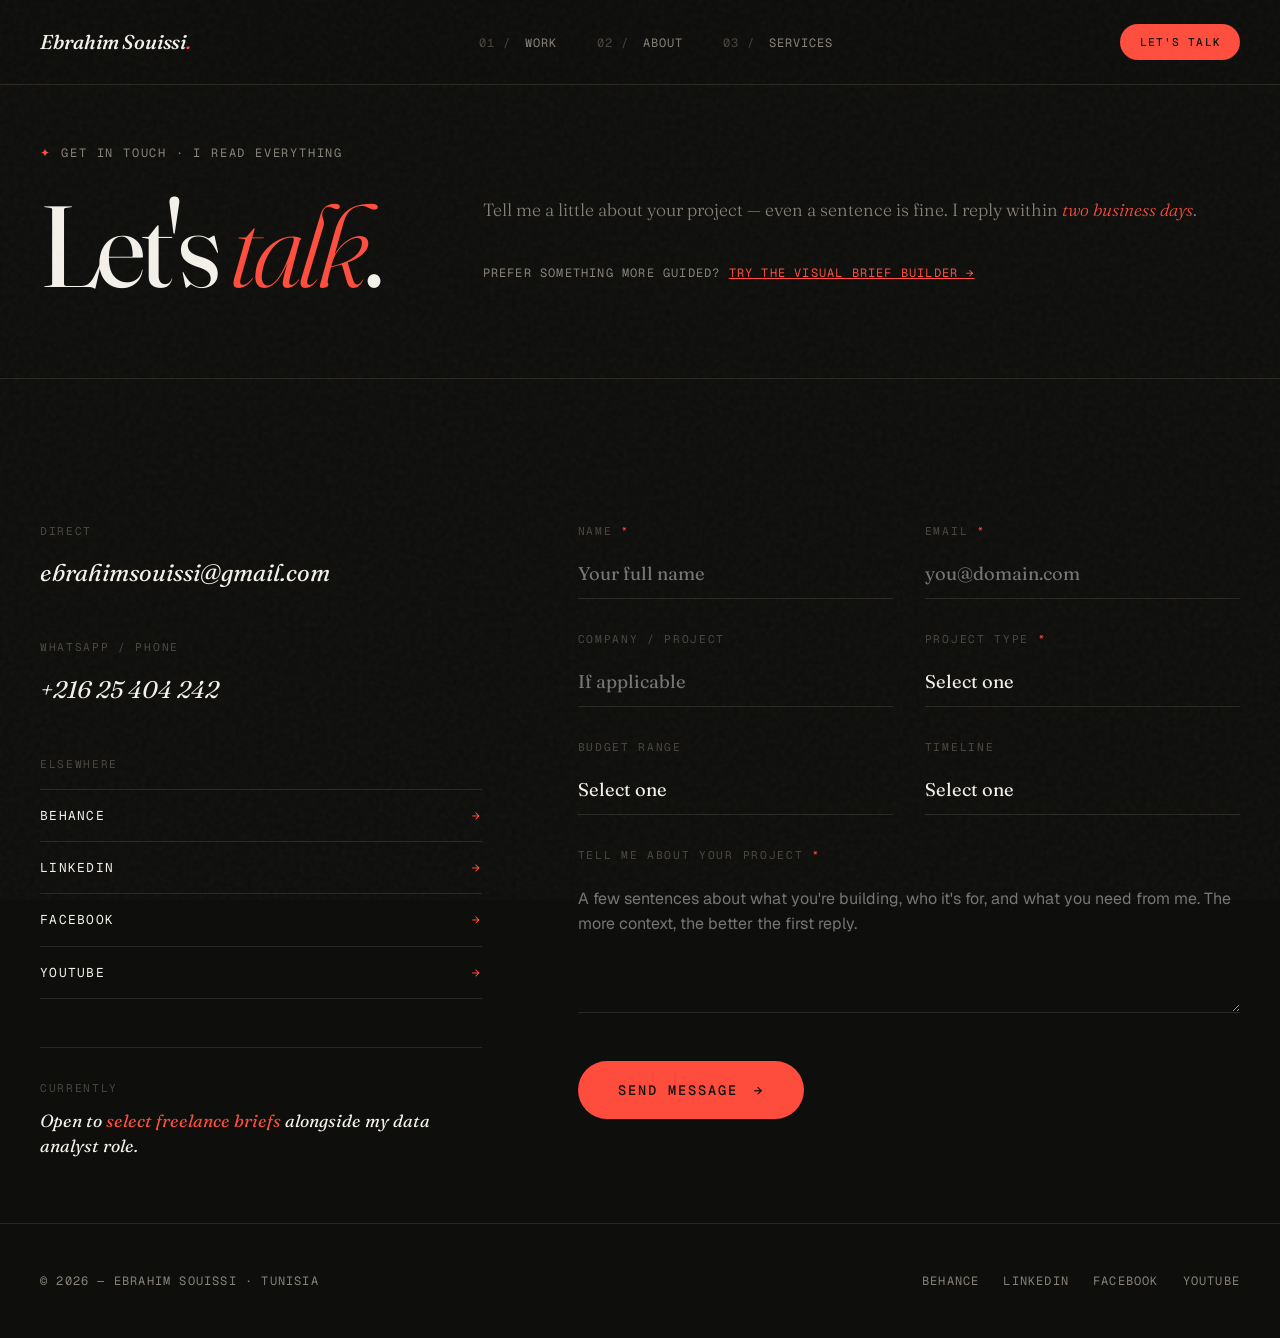
<file: contact.html>
<!DOCTYPE html>
<html lang="en">
<head>
<meta charset="UTF-8" />
<meta name="viewport" content="width=device-width, initial-scale=1.0" />
<title>Contact — Ebrahim Souissi</title>
<link rel="preconnect" href="https://fonts.googleapis.com">
<link rel="preconnect" href="https://fonts.gstatic.com" crossorigin>
<link href="https://fonts.googleapis.com/css2?family=Fraunces:ital,opsz,wght@0,9..144,300;0,9..144,400;0,9..144,500;0,9..144,600;0,9..144,700;0,9..144,900;1,9..144,400&family=Geist+Mono:wght@400;500&family=Geist:wght@300;400;500;600&display=swap" rel="stylesheet">
<link rel="stylesheet" href="styles.css">
</head>
<body>

<nav class="site-nav">
  <a href="index.html" class="logo">Ebrahim Souissi<span class="dot">.</span></a>
  <ul>
    <li><a href="work.html" class="nav-link">Work</a></li>
    <li><a href="about.html" class="nav-link">About</a></li>
    <li><a href="services.html" class="nav-link">Services</a></li>
  </ul>
  <a href="contact.html" class="cta-nav">Let's Talk</a>
</nav>

<header class="page-header">
  <div>
    <div class="page-header-eyebrow">Get in touch · I read everything</div>
    <h1 class="page-header-title">Let's <em>talk</em>.</h1>
  </div>
  <div class="page-header-meta">
    <p style="font-family: var(--serif); font-size: 1.1rem; font-weight: 300; color: var(--ink-dim); line-height: 1.5; margin-bottom: 1.5rem;">
      Tell me a little about your project — even a sentence is fine. I reply within <em style="color: var(--accent); font-style: italic;">two business days</em>.
    </p>
    <p style="font-family: var(--mono); font-size: 0.75rem; text-transform: uppercase; letter-spacing: 0.1em; color: var(--ink-dim);">
      Prefer something more guided? <a href="brief.html" style="color: var(--accent); text-decoration: underline;">Try the visual brief builder →</a>
    </p>
  </div>
</header>

<section class="contact-page">

  <aside class="contact-side">
    <div class="contact-direct">
      <span class="contact-direct-label">Direct</span>
      <a href="mailto:ebrahimsouissi@gmail.com" class="contact-direct-value">ebrahimsouissi@gmail.com</a>
    </div>

    <div class="contact-direct">
      <span class="contact-direct-label">Whatsapp / Phone</span>
      <a href="tel:+21625404242" class="contact-direct-value">+216 25 404 242</a>
    </div>

    <div>
      <span class="contact-direct-label" style="display: block; margin-bottom: 1rem;">Elsewhere</span>
      <div class="contact-socials-list">
        <a href="https://www.behance.net/ebrahimsouissi" target="_blank" rel="noopener" class="contact-social-row">
          <span>Behance</span>
          <span class="arrow">→</span>
        </a>
        <a href="https://www.linkedin.com/in/souissiebrahim/" target="_blank" rel="noopener" class="contact-social-row">
          <span>LinkedIn</span>
          <span class="arrow">→</span>
        </a>
        <a href="https://facebook.com/souissi.ebrahim" target="_blank" rel="noopener" class="contact-social-row">
          <span>Facebook</span>
          <span class="arrow">→</span>
        </a>
        <a href="https://youtube.com/@ramd591" target="_blank" rel="noopener" class="contact-social-row">
          <span>YouTube</span>
          <span class="arrow">→</span>
        </a>
      </div>
    </div>

    <div style="padding-top: 2rem; border-top: 1px solid var(--line);">
      <span class="contact-direct-label" style="display: block; margin-bottom: 0.8rem;">Currently</span>
      <p style="font-family: var(--serif); font-size: 1.1rem; font-style: italic; color: var(--ink); line-height: 1.4;">
        Open to <em style="color: var(--accent);">select freelance briefs</em> alongside my data analyst role.
      </p>
    </div>
  </aside>

  <form class="contact-form" id="contactForm">
    <div class="form-row">
      <div class="form-field">
        <label>Name <span class="req">*</span></label>
        <input type="text" name="name" placeholder="Your full name" required>
      </div>
      <div class="form-field">
        <label>Email <span class="req">*</span></label>
        <input type="email" name="email" placeholder="you@domain.com" required>
      </div>
    </div>

    <div class="form-row">
      <div class="form-field">
        <label>Company / Project</label>
        <input type="text" name="company" placeholder="If applicable">
      </div>
      <div class="form-field">
        <label>Project type <span class="req">*</span></label>
        <select name="project_type" required>
          <option value="">Select one</option>
          <option>Logo Design</option>
          <option>Brand Basics</option>
          <option>Social Media Pack</option>
          <option>Print / Menu Design</option>
          <option>Illustration</option>
          <option>Data Visualization</option>
          <option>Something else</option>
        </select>
      </div>
    </div>

    <div class="form-row">
      <div class="form-field">
        <label>Budget range</label>
        <select name="budget">
          <option value="">Select one</option>
          <option>Under 200 TND</option>
          <option>200 – 500 TND</option>
          <option>500 – 1000 TND</option>
          <option>1000+ TND</option>
          <option>International (USD/EUR)</option>
          <option>Not sure yet</option>
        </select>
      </div>
      <div class="form-field">
        <label>Timeline</label>
        <select name="timeline">
          <option value="">Select one</option>
          <option>ASAP / Rush</option>
          <option>Within 2 weeks</option>
          <option>This month</option>
          <option>Flexible</option>
        </select>
      </div>
    </div>

    <div class="form-field">
      <label>Tell me about your project <span class="req">*</span></label>
      <textarea name="message" placeholder="A few sentences about what you're building, who it's for, and what you need from me. The more context, the better the first reply." required></textarea>
    </div>

    <button type="submit" class="form-submit">
      Send message <span class="arrow">→</span>
    </button>
  </form>

</section>

<footer class="site-footer">
  <div>© 2026 — Ebrahim Souissi · Tunisia</div>
  <div class="socials">
    <a href="https://www.behance.net/ebrahimsouissi" target="_blank" rel="noopener">Behance</a>
    <a href="https://www.linkedin.com/in/souissiebrahim/" target="_blank" rel="noopener">LinkedIn</a>
    <a href="https://facebook.com/souissi.ebrahim" target="_blank" rel="noopener">Facebook</a>
    <a href="https://youtube.com/@ramd591" target="_blank" rel="noopener">YouTube</a>
  </div>
</footer>

<script>
  const revealItems = document.querySelectorAll('.reveal');
  const observer = new IntersectionObserver((entries) => {
    entries.forEach((entry, i) => {
      if (entry.isIntersecting) {
        setTimeout(() => entry.target.classList.add('visible'), i * 60);
        observer.unobserve(entry.target);
      }
    });
  }, { threshold: 0.15 });
  revealItems.forEach(item => observer.observe(item));

  document.getElementById('contactForm').addEventListener('submit', (e) => {
    e.preventDefault();
    const btn = document.querySelector('.form-submit');
    btn.innerHTML = 'Message sent — thank you ✓';
    btn.style.background = 'var(--ink)';
    btn.style.color = 'var(--bg)';
    btn.disabled = true;
  });
</script>

</body>
</html>
</file>
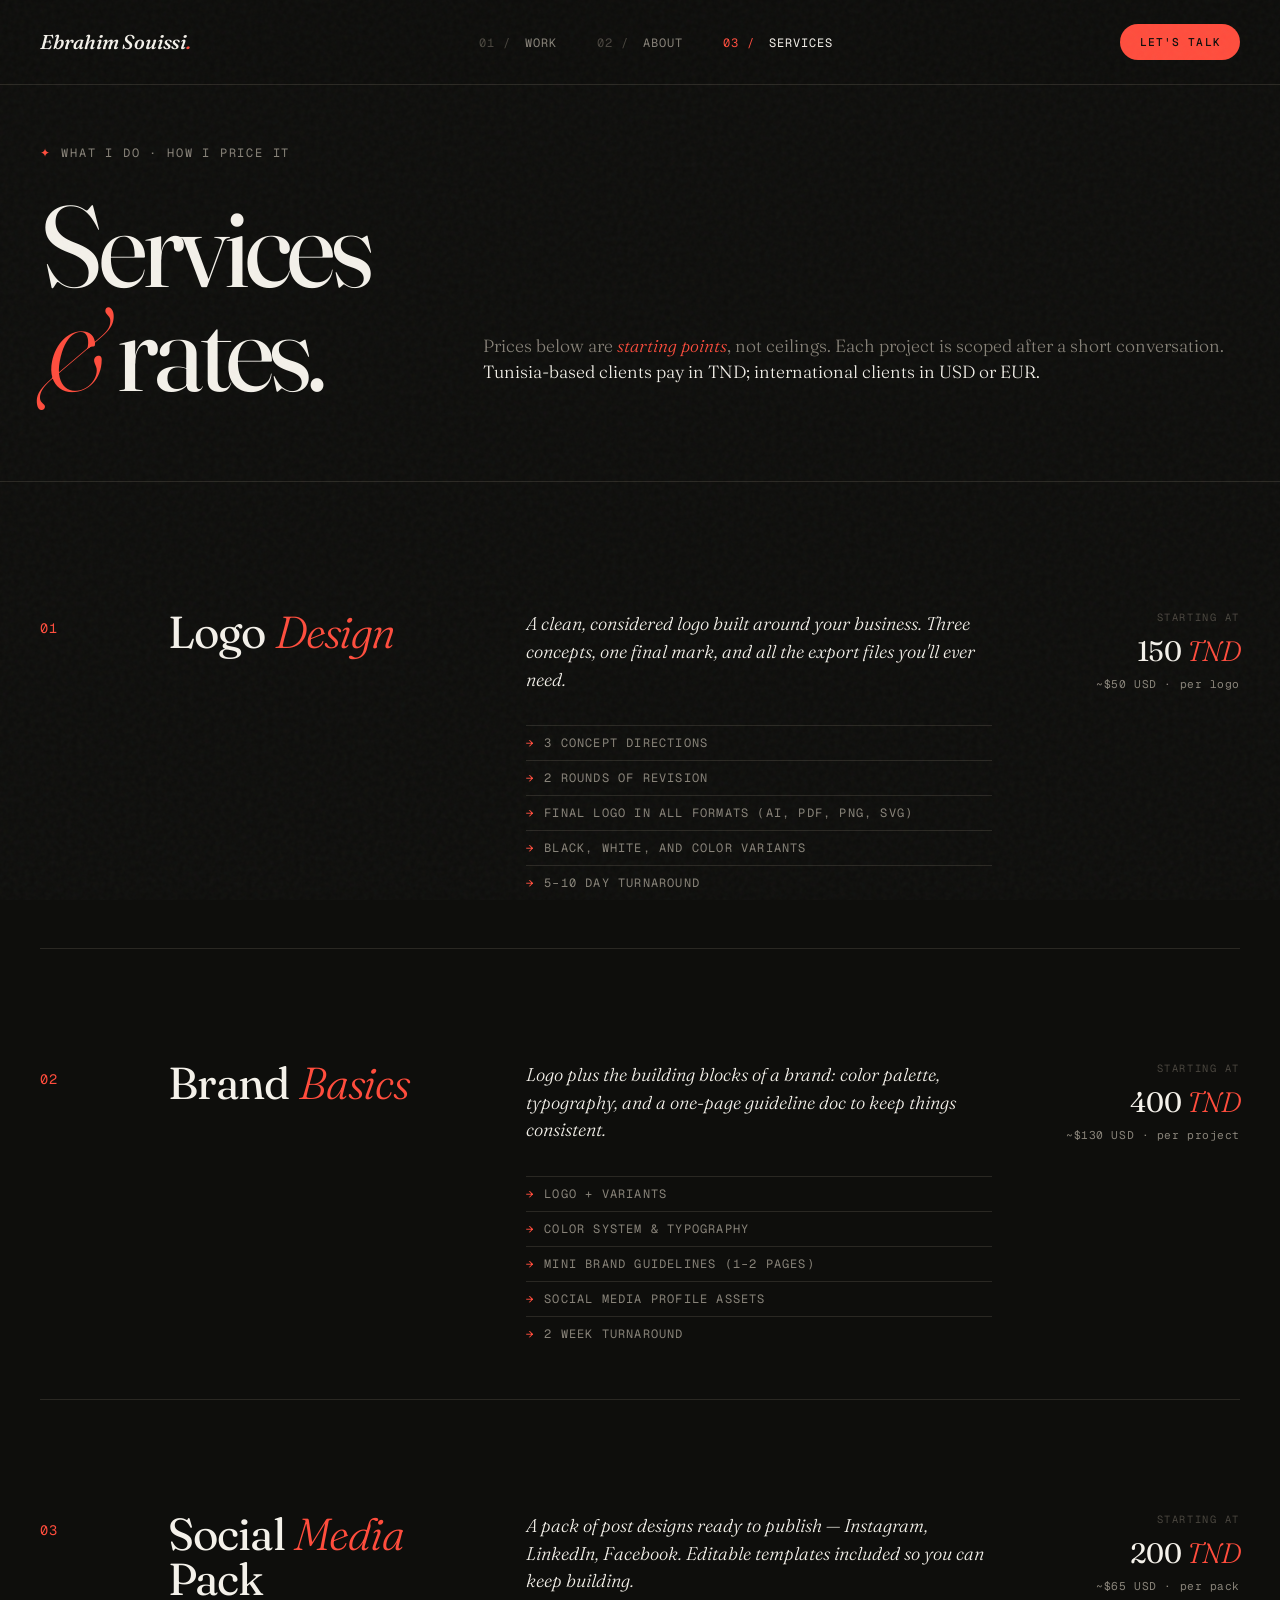
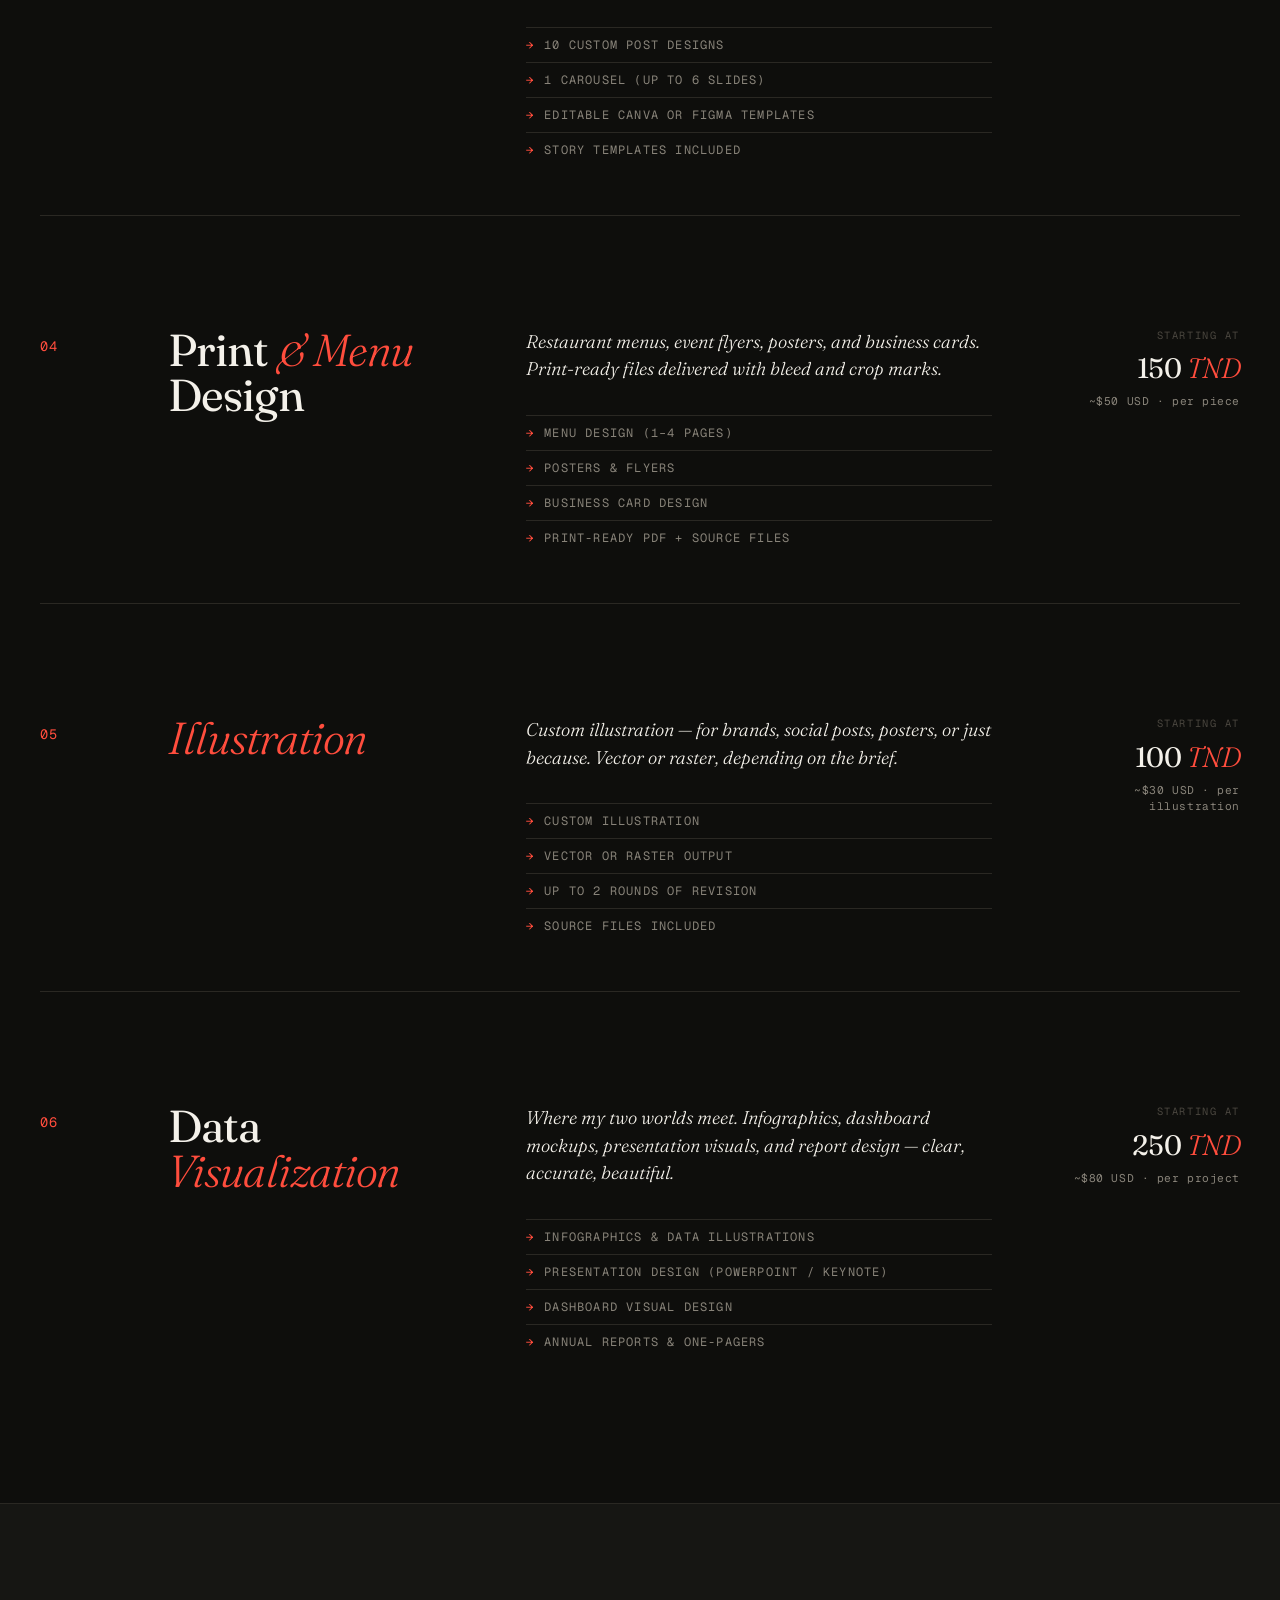
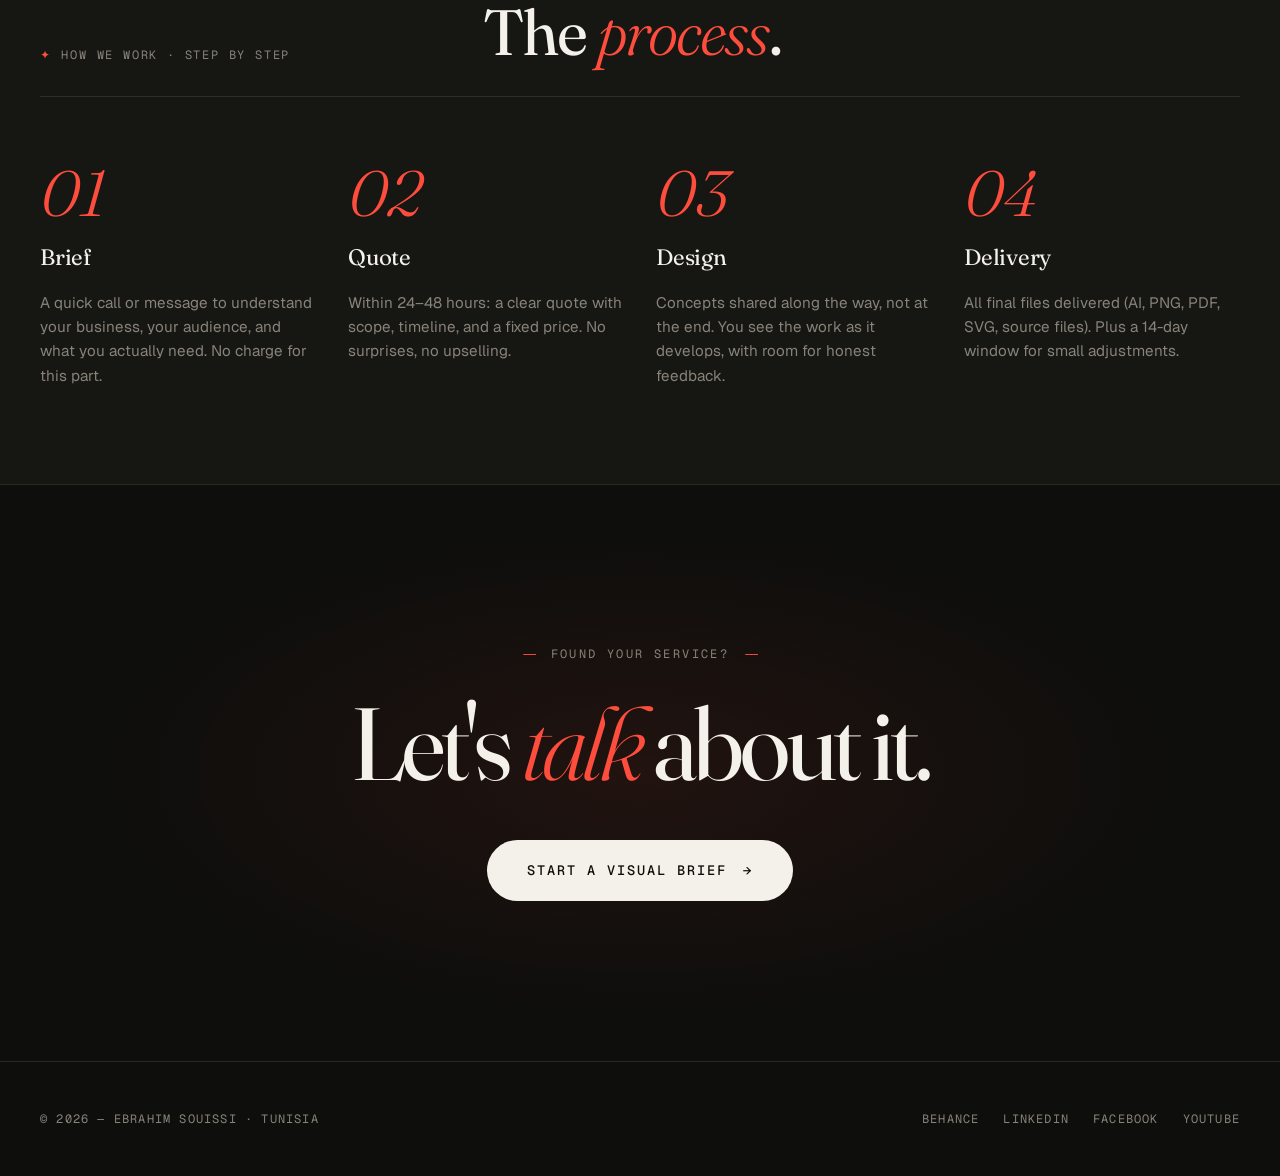
<file: services.html>
<!DOCTYPE html>
<html lang="en">
<head>
<meta charset="UTF-8" />
<meta name="viewport" content="width=device-width, initial-scale=1.0" />
<title>Services — Ebrahim Souissi</title>
<link rel="preconnect" href="https://fonts.googleapis.com">
<link rel="preconnect" href="https://fonts.gstatic.com" crossorigin>
<link href="https://fonts.googleapis.com/css2?family=Fraunces:ital,opsz,wght@0,9..144,300;0,9..144,400;0,9..144,500;0,9..144,600;0,9..144,700;0,9..144,900;1,9..144,400&family=Geist+Mono:wght@400;500&family=Geist:wght@300;400;500;600&display=swap" rel="stylesheet">
<link rel="stylesheet" href="styles.css">
</head>
<body>

<nav class="site-nav">
  <a href="index.html" class="logo">Ebrahim Souissi<span class="dot">.</span></a>
  <ul>
    <li><a href="work.html" class="nav-link">Work</a></li>
    <li><a href="about.html" class="nav-link">About</a></li>
    <li><a href="services.html" class="nav-link active">Services</a></li>
  </ul>
  <a href="contact.html" class="cta-nav">Let's Talk</a>
</nav>

<header class="page-header">
  <div>
    <div class="page-header-eyebrow">What I do · How I price it</div>
    <h1 class="page-header-title">Services <em>&amp;</em> rates.</h1>
  </div>
  <div class="page-header-meta">
    <p style="font-family: var(--serif); font-size: 1.1rem; font-weight: 300; color: var(--ink-dim); line-height: 1.5;">
      Prices below are <em style="color: var(--accent); font-style: italic;">starting points</em>, not ceilings. Each project is scoped after a short conversation. <span style="color: var(--ink);">Tunisia-based clients pay in TND; international clients in USD or EUR.</span>
    </p>
  </div>
</header>

<section class="services-page-grid">

  <div class="service-card-full reveal">
    <div class="service-card-num">01</div>
    <h2 class="service-card-name">Logo <em>Design</em></h2>
    <div class="service-card-content">
      <p class="service-card-desc">A clean, considered logo built around your business. Three concepts, one final mark, and all the export files you'll ever need.</p>
      <ul class="service-card-list">
        <li>3 concept directions</li>
        <li>2 rounds of revision</li>
        <li>Final logo in all formats (AI, PDF, PNG, SVG)</li>
        <li>Black, white, and color variants</li>
        <li>5–10 day turnaround</li>
      </ul>
    </div>
    <div class="service-card-price">
      <span class="service-price-label">Starting at</span>
      <span class="service-price-value">150 <em>TND</em></span>
      <span class="service-price-note">~$50 USD · per logo</span>
    </div>
  </div>

  <div class="service-card-full reveal">
    <div class="service-card-num">02</div>
    <h2 class="service-card-name">Brand <em>Basics</em></h2>
    <div class="service-card-content">
      <p class="service-card-desc">Logo plus the building blocks of a brand: color palette, typography, and a one-page guideline doc to keep things consistent.</p>
      <ul class="service-card-list">
        <li>Logo + variants</li>
        <li>Color system &amp; typography</li>
        <li>Mini brand guidelines (1–2 pages)</li>
        <li>Social media profile assets</li>
        <li>2 week turnaround</li>
      </ul>
    </div>
    <div class="service-card-price">
      <span class="service-price-label">Starting at</span>
      <span class="service-price-value">400 <em>TND</em></span>
      <span class="service-price-note">~$130 USD · per project</span>
    </div>
  </div>

  <div class="service-card-full reveal">
    <div class="service-card-num">03</div>
    <h2 class="service-card-name">Social <em>Media</em> Pack</h2>
    <div class="service-card-content">
      <p class="service-card-desc">A pack of post designs ready to publish — Instagram, LinkedIn, Facebook. Editable templates included so you can keep building.</p>
      <ul class="service-card-list">
        <li>10 custom post designs</li>
        <li>1 carousel (up to 6 slides)</li>
        <li>Editable Canva or Figma templates</li>
        <li>Story templates included</li>
      </ul>
    </div>
    <div class="service-card-price">
      <span class="service-price-label">Starting at</span>
      <span class="service-price-value">200 <em>TND</em></span>
      <span class="service-price-note">~$65 USD · per pack</span>
    </div>
  </div>

  <div class="service-card-full reveal">
    <div class="service-card-num">04</div>
    <h2 class="service-card-name">Print <em>&amp; Menu</em> Design</h2>
    <div class="service-card-content">
      <p class="service-card-desc">Restaurant menus, event flyers, posters, and business cards. Print-ready files delivered with bleed and crop marks.</p>
      <ul class="service-card-list">
        <li>Menu design (1–4 pages)</li>
        <li>Posters &amp; flyers</li>
        <li>Business card design</li>
        <li>Print-ready PDF + source files</li>
      </ul>
    </div>
    <div class="service-card-price">
      <span class="service-price-label">Starting at</span>
      <span class="service-price-value">150 <em>TND</em></span>
      <span class="service-price-note">~$50 USD · per piece</span>
    </div>
  </div>

  <div class="service-card-full reveal">
    <div class="service-card-num">05</div>
    <h2 class="service-card-name"><em>Illustration</em></h2>
    <div class="service-card-content">
      <p class="service-card-desc">Custom illustration — for brands, social posts, posters, or just because. Vector or raster, depending on the brief.</p>
      <ul class="service-card-list">
        <li>Custom illustration</li>
        <li>Vector or raster output</li>
        <li>Up to 2 rounds of revision</li>
        <li>Source files included</li>
      </ul>
    </div>
    <div class="service-card-price">
      <span class="service-price-label">Starting at</span>
      <span class="service-price-value">100 <em>TND</em></span>
      <span class="service-price-note">~$30 USD · per illustration</span>
    </div>
  </div>

  <div class="service-card-full reveal">
    <div class="service-card-num">06</div>
    <h2 class="service-card-name">Data <em>Visualization</em></h2>
    <div class="service-card-content">
      <p class="service-card-desc">Where my two worlds meet. Infographics, dashboard mockups, presentation visuals, and report design — clear, accurate, beautiful.</p>
      <ul class="service-card-list">
        <li>Infographics &amp; data illustrations</li>
        <li>Presentation design (PowerPoint / Keynote)</li>
        <li>Dashboard visual design</li>
        <li>Annual reports &amp; one-pagers</li>
      </ul>
    </div>
    <div class="service-card-price">
      <span class="service-price-label">Starting at</span>
      <span class="service-price-value">250 <em>TND</em></span>
      <span class="service-price-note">~$80 USD · per project</span>
    </div>
  </div>

</section>

<section class="process-section">
  <div class="section-head reveal" style="border-color: rgba(74, 70, 63, 0.5);">
    <div class="section-label">How we work · Step by step</div>
    <h2 class="section-title">The <em>process</em>.</h2>
  </div>

  <div class="process-grid">
    <div class="process-step reveal">
      <div class="process-num">01</div>
      <h3 class="process-title">Brief</h3>
      <p class="process-desc">A quick call or message to understand your business, your audience, and what you actually need. No charge for this part.</p>
    </div>
    <div class="process-step reveal">
      <div class="process-num">02</div>
      <h3 class="process-title">Quote</h3>
      <p class="process-desc">Within 24–48 hours: a clear quote with scope, timeline, and a fixed price. No surprises, no upselling.</p>
    </div>
    <div class="process-step reveal">
      <div class="process-num">03</div>
      <h3 class="process-title">Design</h3>
      <p class="process-desc">Concepts shared along the way, not at the end. You see the work as it develops, with room for honest feedback.</p>
    </div>
    <div class="process-step reveal">
      <div class="process-num">04</div>
      <h3 class="process-title">Delivery</h3>
      <p class="process-desc">All final files delivered (AI, PNG, PDF, SVG, source files). Plus a 14-day window for small adjustments.</p>
    </div>
  </div>
</section>

<section class="cta-section">
  <div class="cta-eyebrow reveal">Found your service?</div>
  <h2 class="cta-title reveal">Let's <em>talk</em> about it.</h2>
  <a href="brief.html" class="cta-button reveal">
    Start a visual brief <span class="arrow">→</span>
  </a>
</section>

<footer class="site-footer">
  <div>© 2026 — Ebrahim Souissi · Tunisia</div>
  <div class="socials">
    <a href="https://www.behance.net/ebrahimsouissi" target="_blank" rel="noopener">Behance</a>
    <a href="https://www.linkedin.com/in/souissiebrahim/" target="_blank" rel="noopener">LinkedIn</a>
    <a href="https://facebook.com/souissi.ebrahim" target="_blank" rel="noopener">Facebook</a>
    <a href="https://youtube.com/@ramd591" target="_blank" rel="noopener">YouTube</a>
  </div>
</footer>

<script>
  const revealItems = document.querySelectorAll('.reveal');
  const observer = new IntersectionObserver((entries) => {
    entries.forEach((entry, i) => {
      if (entry.isIntersecting) {
        setTimeout(() => entry.target.classList.add('visible'), i * 60);
        observer.unobserve(entry.target);
      }
    });
  }, { threshold: 0.15 });
  revealItems.forEach(item => observer.observe(item));
</script>

</body>
</html>
</file>
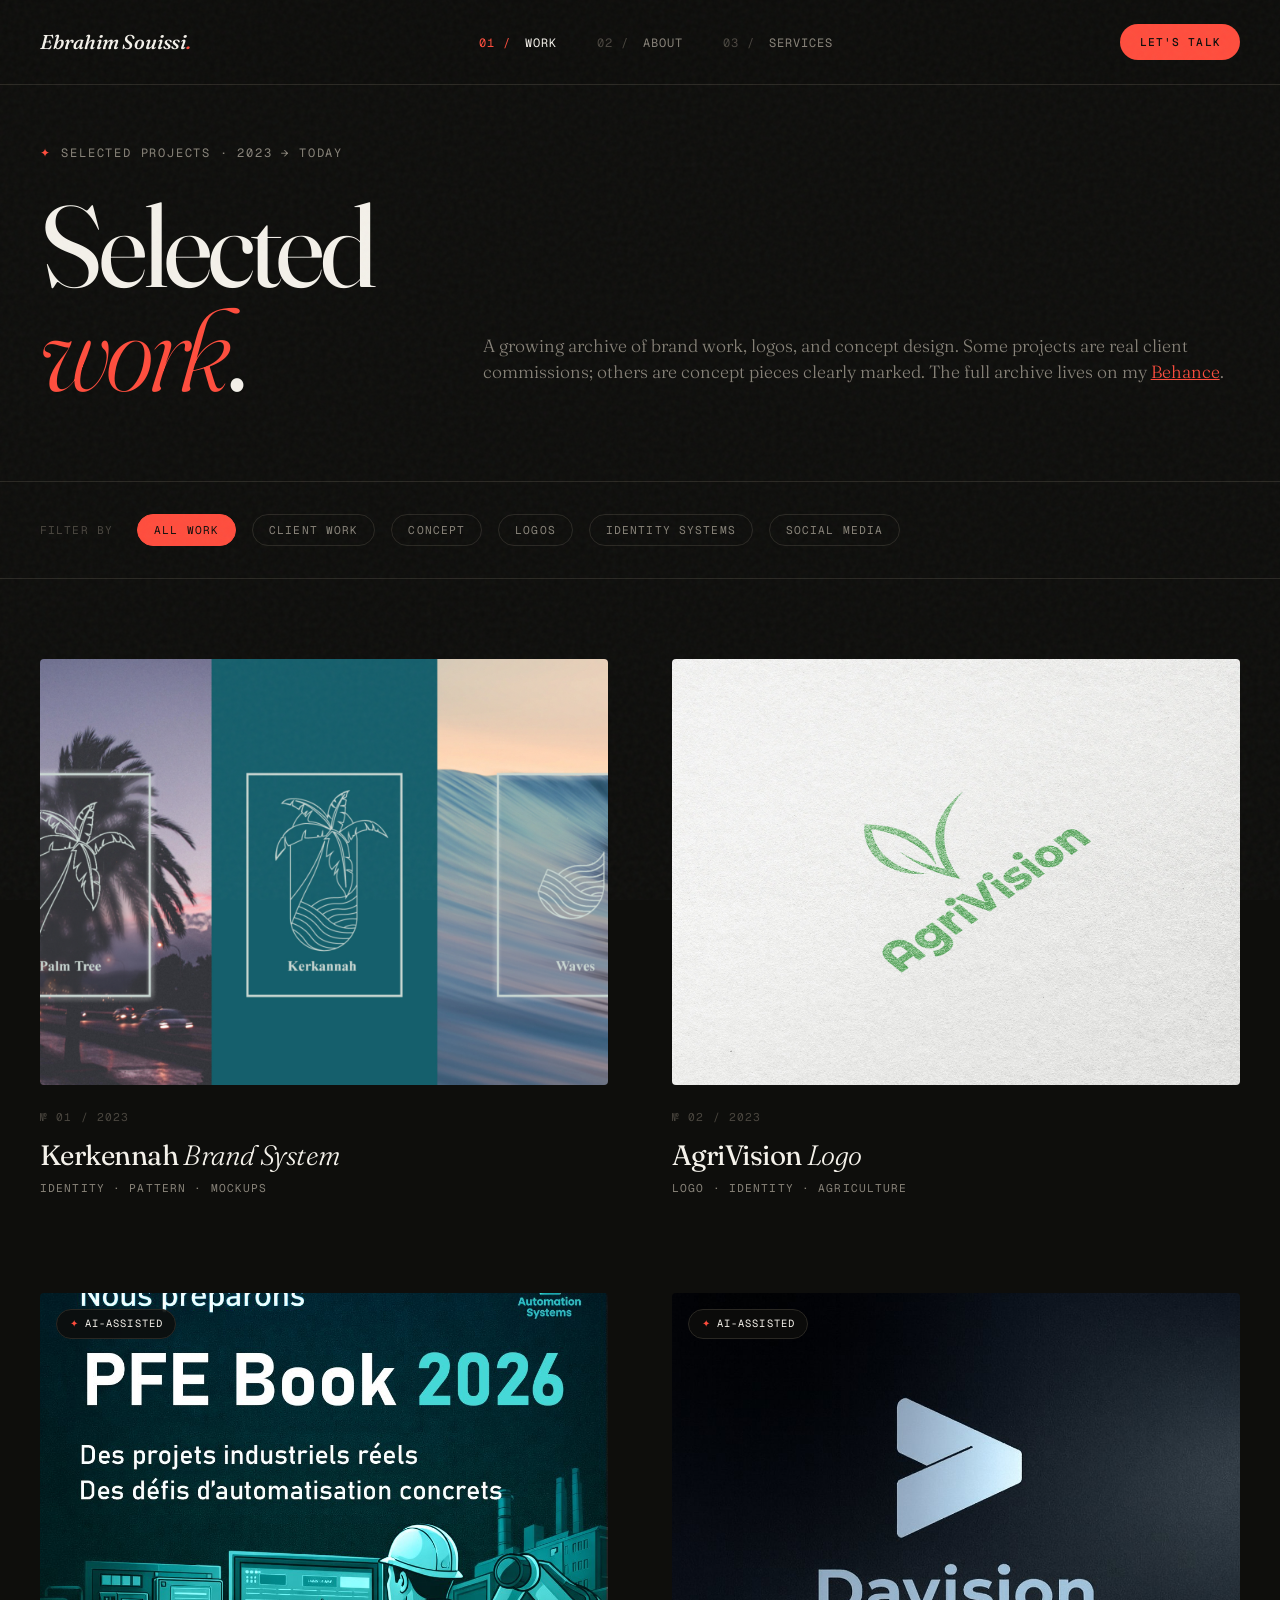
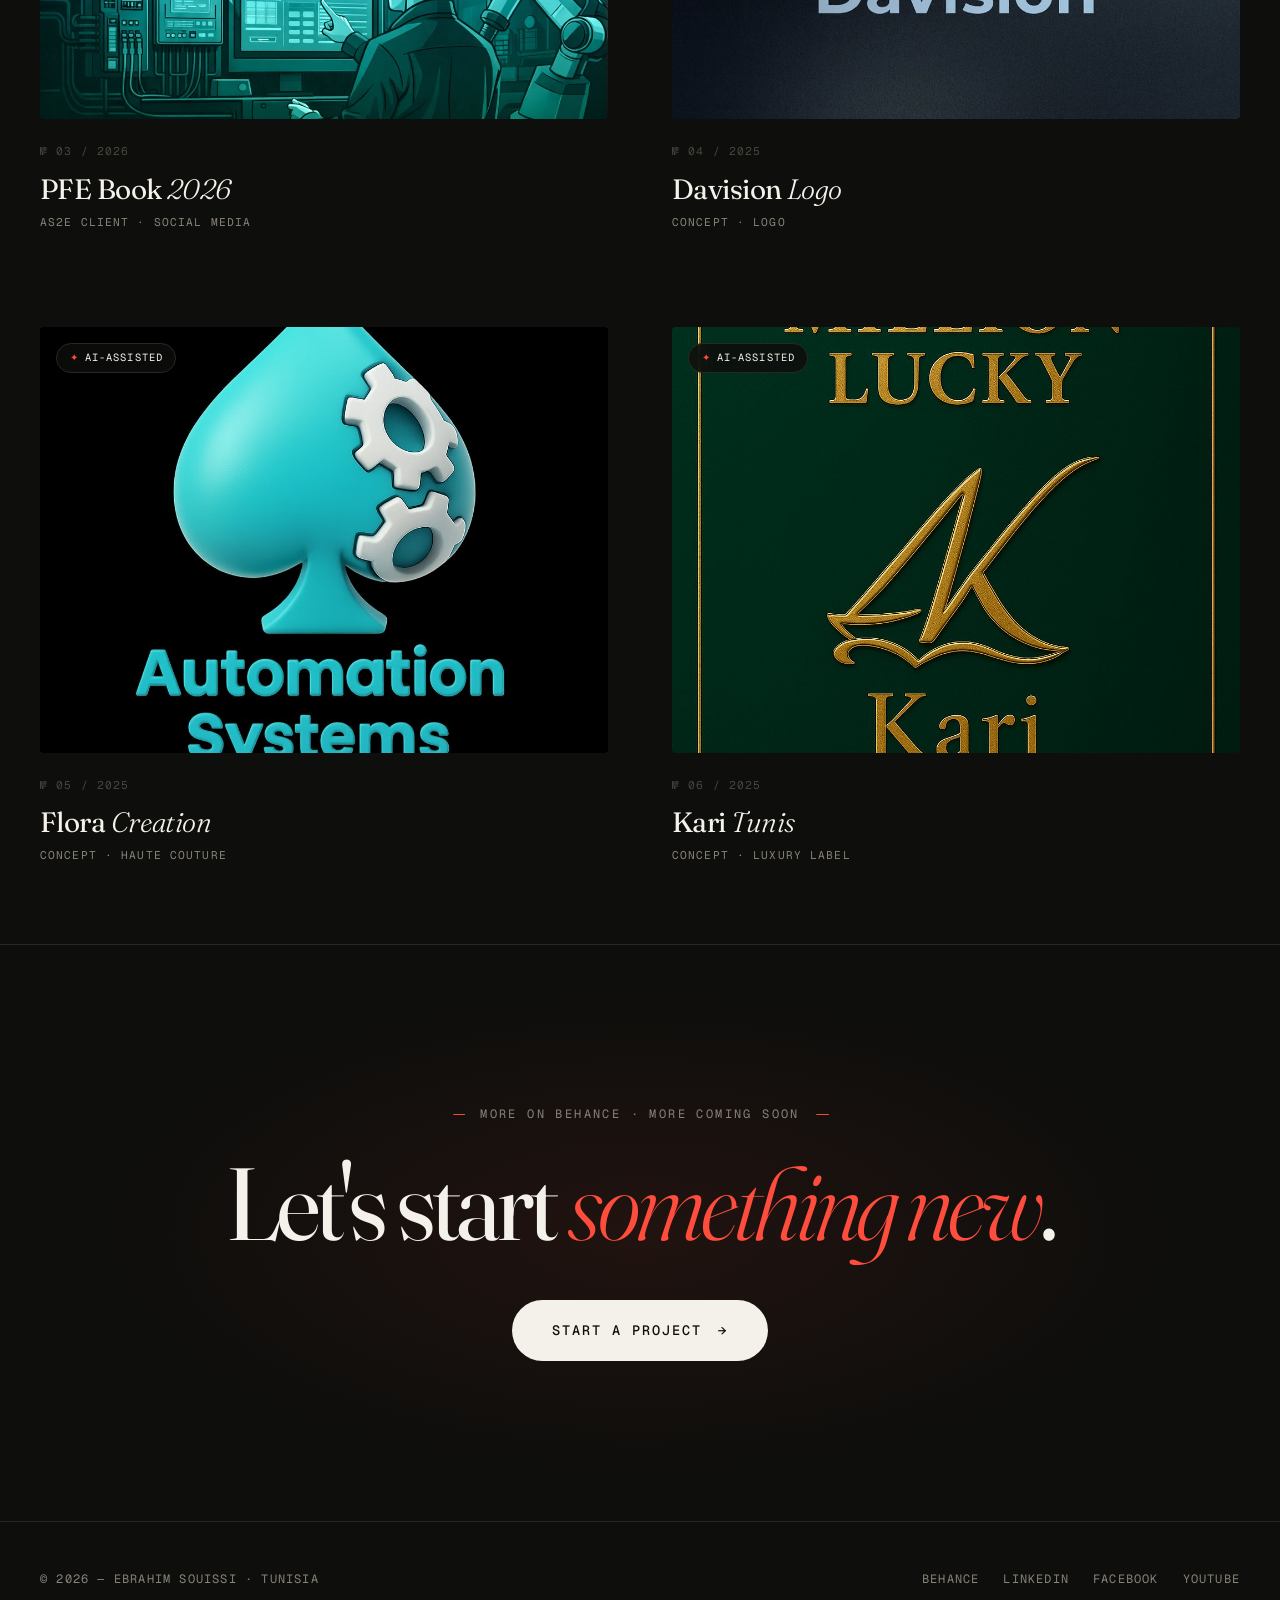
<file: work.html>
<!DOCTYPE html>
<html lang="en">
<head>
<meta charset="UTF-8" />
<meta name="viewport" content="width=device-width, initial-scale=1.0" />
<title>Work — Ebrahim Souissi</title>
<link rel="preconnect" href="https://fonts.googleapis.com">
<link rel="preconnect" href="https://fonts.gstatic.com" crossorigin>
<link href="https://fonts.googleapis.com/css2?family=Fraunces:ital,opsz,wght@0,9..144,300;0,9..144,400;0,9..144,500;0,9..144,600;0,9..144,700;0,9..144,900;1,9..144,400&family=Geist+Mono:wght@400;500&family=Geist:wght@300;400;500;600&display=swap" rel="stylesheet">
<link rel="stylesheet" href="styles.css">
</head>
<body>

<nav class="site-nav">
  <a href="index.html" class="logo">Ebrahim Souissi<span class="dot">.</span></a>
  <ul>
    <li><a href="work.html" class="nav-link active">Work</a></li>
    <li><a href="about.html" class="nav-link">About</a></li>
    <li><a href="services.html" class="nav-link">Services</a></li>
  </ul>
  <a href="contact.html" class="cta-nav">Let's Talk</a>
</nav>

<header class="page-header">
  <div>
    <div class="page-header-eyebrow">Selected projects · 2023 → Today</div>
    <h1 class="page-header-title">Selected <em>work</em>.</h1>
  </div>
  <div class="page-header-meta">
    <p style="font-family: var(--serif); font-size: 1.1rem; font-weight: 300; color: var(--ink-dim); line-height: 1.5;">
      A growing archive of brand work, logos, and concept design. Some projects are real client commissions; others are concept pieces clearly marked. The full archive lives on my <a href="https://www.behance.net/ebrahimsouissi" target="_blank" rel="noopener" style="color: var(--accent); text-decoration: underline;">Behance</a>.
    </p>
  </div>
</header>

<!-- FILTERS -->
<div class="filters-bar">
  <span class="filter-label">Filter by</span>
  <button class="filter-pill active" data-filter="all">All Work</button>
  <button class="filter-pill" data-filter="client">Client Work</button>
  <button class="filter-pill" data-filter="concept">Concept</button>
  <button class="filter-pill" data-filter="logo">Logos</button>
  <button class="filter-pill" data-filter="identity">Identity Systems</button>
  <button class="filter-pill" data-filter="social">Social Media</button>
</div>

<section class="work-grid-full">

  <a href="project.html" class="project reveal" data-cats="client logo identity">
    <div class="project-image" style="background-image: url('images/kerkennah-board.jpg'); background-size: cover; background-position: center;"></div>
    <div class="project-meta">
      <div class="project-number">№ 01 / 2023</div>
      <h3 class="project-title">Kerkennah <em>Brand System</em></h3>
      <div class="project-tags">Identity · Pattern · Mockups</div>
    </div>
  </a>

  <a href="project.html" class="project reveal" data-cats="client logo identity">
    <div class="project-image" style="background-image: url('images/agrivision-paper.png'); background-size: cover; background-position: center;"></div>
    <div class="project-meta">
      <div class="project-number">№ 02 / 2023</div>
      <h3 class="project-title">AgriVision <em>Logo</em></h3>
      <div class="project-tags">Logo · Identity · Agriculture</div>
    </div>
  </a>

  <a href="project.html" class="project reveal" data-cats="client social">
    <div class="project-image" style="background-image: url('images/pfe-book-2026.png'); background-size: cover; background-position: center;">
      <span class="ai-badge">AI-assisted</span>
    </div>
    <div class="project-meta">
      <div class="project-number">№ 03 / 2026</div>
      <h3 class="project-title">PFE Book <em>2026</em></h3>
      <div class="project-tags">AS2E Client · Social Media</div>
    </div>
  </a>

  <a href="project.html" class="project reveal" data-cats="concept logo">
    <div class="project-image" style="background-image: url('images/davision.png'); background-size: cover; background-position: center;">
      <span class="ai-badge">AI-assisted</span>
    </div>
    <div class="project-meta">
      <div class="project-number">№ 04 / 2025</div>
      <h3 class="project-title">Davision <em>Logo</em></h3>
      <div class="project-tags">Concept · Logo</div>
    </div>
  </a>

  <a href="project.html" class="project reveal" data-cats="concept logo">
    <div class="project-image" style="background-image: url('images/flora-creation.png'); background-size: cover; background-position: center;">
      <span class="ai-badge">AI-assisted</span>
    </div>
    <div class="project-meta">
      <div class="project-number">№ 05 / 2025</div>
      <h3 class="project-title">Flora <em>Creation</em></h3>
      <div class="project-tags">Concept · Haute Couture</div>
    </div>
  </a>

  <a href="project.html" class="project reveal" data-cats="concept logo">
    <div class="project-image" style="background-image: url('images/kari-tunis.png'); background-size: cover; background-position: center;">
      <span class="ai-badge">AI-assisted</span>
    </div>
    <div class="project-meta">
      <div class="project-number">№ 06 / 2025</div>
      <h3 class="project-title">Kari <em>Tunis</em></h3>
      <div class="project-tags">Concept · Luxury Label</div>
    </div>
  </a>

</section>

<section class="cta-section">
  <div class="cta-eyebrow reveal">More on Behance · More coming soon</div>
  <h2 class="cta-title reveal">Let's start <em>something new</em>.</h2>
  <a href="contact.html" class="cta-button reveal">
    Start a project <span class="arrow">→</span>
  </a>
</section>

<footer class="site-footer">
  <div>© 2026 — Ebrahim Souissi · Tunisia</div>
  <div class="socials">
    <a href="https://www.behance.net/ebrahimsouissi" target="_blank" rel="noopener">Behance</a>
    <a href="https://www.linkedin.com/in/souissiebrahim/" target="_blank" rel="noopener">LinkedIn</a>
    <a href="https://facebook.com/souissi.ebrahim" target="_blank" rel="noopener">Facebook</a>
    <a href="https://youtube.com/@ramd591" target="_blank" rel="noopener">YouTube</a>
  </div>
</footer>

<script>
  const revealItems = document.querySelectorAll('.reveal');
  const observer = new IntersectionObserver((entries) => {
    entries.forEach((entry, i) => {
      if (entry.isIntersecting) {
        setTimeout(() => entry.target.classList.add('visible'), i * 60);
        observer.unobserve(entry.target);
      }
    });
  }, { threshold: 0.15 });
  revealItems.forEach(item => observer.observe(item));

  const pills = document.querySelectorAll('.filter-pill');
  const projects = document.querySelectorAll('.work-grid-full .project');
  pills.forEach(pill => {
    pill.addEventListener('click', () => {
      pills.forEach(p => p.classList.remove('active'));
      pill.classList.add('active');
      const filter = pill.dataset.filter;
      projects.forEach(proj => {
        const cats = proj.dataset.cats || '';
        proj.style.display = (filter === 'all' || cats.includes(filter)) ? '' : 'none';
      });
    });
  });
</script>

</body>
</html>
</file>
<file: styles.css>
/* ================================================
   SOUISSI IBRAHIM — PORTFOLIO STYLESHEET
   Shared across all pages
   ================================================ */

:root {
  --bg: #0e0e0c;
  --bg-elevated: #161613;
  --ink: #f4f1ea;
  --ink-dim: #888379;
  --ink-faint: #4a463f;
  --accent: #ff4d3d;
  --accent-soft: #ff6b5a;
  --line: #2a2823;
  --serif: 'Fraunces', Georgia, serif;
  --sans: 'Geist', system-ui, sans-serif;
  --mono: 'Geist Mono', ui-monospace, monospace;
}

* { margin: 0; padding: 0; box-sizing: border-box; }
html { scroll-behavior: smooth; }

body {
  background: var(--bg);
  color: var(--ink);
  font-family: var(--sans);
  font-weight: 400;
  line-height: 1.5;
  overflow-x: hidden;
  position: relative;
}

/* Grain overlay */
body::before {
  content: '';
  position: fixed;
  inset: 0;
  pointer-events: none;
  z-index: 100;
  opacity: 0.04;
  background-image: url("data:image/svg+xml,%3Csvg viewBox='0 0 200 200' xmlns='http://www.w3.org/2000/svg'%3E%3Cfilter id='noiseFilter'%3E%3CfeTurbulence type='fractalNoise' baseFrequency='0.85' numOctaves='3' stitchTiles='stitch'/%3E%3C/filter%3E%3Crect width='100%25' height='100%25' filter='url(%23noiseFilter)'/%3E%3C/svg%3E");
}

a { color: inherit; text-decoration: none; }

/* ============ NAV ============ */
nav.site-nav {
  position: fixed;
  top: 0; left: 0; right: 0;
  padding: 1.5rem 2.5rem;
  display: flex;
  justify-content: space-between;
  align-items: center;
  z-index: 50;
  backdrop-filter: blur(12px);
  background: rgba(14, 14, 12, 0.6);
  border-bottom: 1px solid var(--line);
}

.logo {
  font-family: var(--serif);
  font-weight: 500;
  font-size: 1.25rem;
  font-style: italic;
  letter-spacing: -0.01em;
}
.logo .dot { color: var(--accent); }

nav.site-nav ul {
  display: flex;
  list-style: none;
  gap: 2.5rem;
  counter-reset: navcounter;
}

nav.site-nav a.nav-link {
  color: var(--ink-dim);
  font-family: var(--mono);
  font-size: 0.75rem;
  text-transform: uppercase;
  letter-spacing: 0.08em;
  transition: color 0.3s;
  position: relative;
}
nav.site-nav a.nav-link:hover,
nav.site-nav a.nav-link.active { color: var(--ink); }

nav.site-nav a.nav-link::before {
  content: counter(navcounter, decimal-leading-zero) ' / ';
  counter-increment: navcounter;
  color: var(--ink-faint);
  margin-right: 0.4rem;
}

nav.site-nav a.nav-link.active::before { color: var(--accent); }

.cta-nav {
  background: var(--accent);
  color: var(--bg);
  padding: 0.6rem 1.2rem;
  border-radius: 999px;
  font-family: var(--mono);
  font-size: 0.7rem;
  text-transform: uppercase;
  letter-spacing: 0.1em;
  font-weight: 500;
  transition: transform 0.2s, background 0.2s;
}
.cta-nav:hover { background: var(--accent-soft); transform: translateY(-1px); }

/* ============ COMMON SECTION HEADERS ============ */
.section-label {
  font-family: var(--mono);
  font-size: 0.75rem;
  text-transform: uppercase;
  letter-spacing: 0.15em;
  color: var(--ink-dim);
}
.section-label::before {
  content: '✦';
  color: var(--accent);
  margin-right: 0.6rem;
}

.section-title {
  font-family: var(--serif);
  font-size: clamp(2.5rem, 5vw, 4.5rem);
  font-weight: 400;
  letter-spacing: -0.03em;
  line-height: 1;
}
.section-title em { color: var(--accent); font-style: italic; font-weight: 300; }

.section-head {
  display: grid;
  grid-template-columns: 1fr 2fr;
  gap: 4rem;
  margin-bottom: 4rem;
  align-items: end;
  border-bottom: 1px solid var(--line);
  padding-bottom: 2rem;
}

/* ============ HERO (homepage) ============ */
.hero {
  min-height: 100vh;
  padding: 9rem 2.5rem 4rem;
  display: grid;
  grid-template-columns: 1fr 1fr;
  gap: 4rem;
  align-items: end;
  position: relative;
}

.hero-meta {
  display: flex;
  flex-direction: column;
  gap: 1.5rem;
  padding-bottom: 1rem;
}

.meta-row {
  display: flex;
  justify-content: space-between;
  font-family: var(--mono);
  font-size: 0.7rem;
  text-transform: uppercase;
  letter-spacing: 0.1em;
  color: var(--ink-dim);
  border-top: 1px solid var(--line);
  padding-top: 1rem;
}
.meta-row span:first-child { color: var(--ink-faint); }

.hero-title {
  font-family: var(--serif);
  font-size: clamp(4rem, 11vw, 11rem);
  font-weight: 400;
  line-height: 0.9;
  letter-spacing: -0.04em;
  grid-column: 1 / -1;
}

.hero-title .italic { font-style: italic; font-weight: 300; color: var(--accent); }

.hero-title .small-line {
  display: block;
  font-size: 0.4em;
  font-style: italic;
  font-weight: 300;
  color: var(--ink-dim);
  margin-bottom: 0.5em;
  letter-spacing: 0;
}

.hero-title .word {
  display: inline-block;
  opacity: 0;
  transform: translateY(40px);
  animation: rise 1.2s cubic-bezier(0.2, 0.6, 0.2, 1) forwards;
}
.hero-title .word:nth-child(1) { animation-delay: 0.1s; }
.hero-title .word:nth-child(2) { animation-delay: 0.2s; }
.hero-title .word:nth-child(3) { animation-delay: 0.3s; }
.hero-title .word:nth-child(4) { animation-delay: 0.4s; }

@keyframes rise { to { opacity: 1; transform: translateY(0); } }

/* ============ MARQUEE ============ */
.marquee {
  border-top: 1px solid var(--line);
  border-bottom: 1px solid var(--line);
  padding: 1.5rem 0;
  overflow: hidden;
  white-space: nowrap;
  background: var(--bg);
}

.marquee-track {
  display: inline-flex;
  gap: 3rem;
  animation: scroll 40s linear infinite;
  font-family: var(--serif);
  font-size: 2rem;
  font-style: italic;
  font-weight: 300;
}

.marquee-track span { display: inline-flex; align-items: center; gap: 3rem; }
.marquee-track .star { color: var(--accent); font-style: normal; font-size: 1.2rem; }

@keyframes scroll {
  from { transform: translateX(0); }
  to { transform: translateX(-50%); }
}

/* ============ FEATURED WORK ============ */
.work-section { padding: 6rem 2.5rem; }

.projects {
  display: grid;
  grid-template-columns: repeat(12, 1fr);
  gap: 2rem;
  row-gap: 6rem;
}

.project {
  cursor: pointer;
  display: block;
  transition: transform 0.6s cubic-bezier(0.2, 0.6, 0.2, 1);
}

.project-image {
  width: 100%;
  aspect-ratio: 4 / 3;
  border-radius: 4px;
  overflow: hidden;
  margin-bottom: 1.5rem;
  position: relative;
  transition: transform 0.6s cubic-bezier(0.2, 0.6, 0.2, 1);
}

.project:hover .project-image { transform: translateY(-8px); }
.project:hover .project-meta { color: var(--ink); }

.project-image::after {
  content: 'View →';
  position: absolute;
  inset: auto 1.2rem 1.2rem auto;
  background: var(--bg);
  color: var(--ink);
  padding: 0.5rem 1rem;
  border-radius: 999px;
  font-family: var(--mono);
  font-size: 0.7rem;
  text-transform: uppercase;
  letter-spacing: 0.1em;
  opacity: 0;
  transform: translateY(10px);
  transition: opacity 0.3s, transform 0.3s;
}
.project:hover .project-image::after { opacity: 1; transform: translateY(0); }

/* Display-only cards (no case study yet) */
.project.display-only { cursor: default; }
.project.display-only .project-image::after { content: ''; display: none; }
.project.display-only:hover .project-image { transform: none; }

/* Asymmetric featured grid */
.p-1 { grid-column: 1 / 7; }
.p-1 .project-image { aspect-ratio: 4/5; background: linear-gradient(135deg, #ff4d3d 0%, #c41e0e 60%, #1a0807 100%); }

.p-2 { grid-column: 8 / 13; align-self: end; }
.p-2 .project-image { aspect-ratio: 4/3; background: linear-gradient(160deg, #2c3e50 0%, #4a90b8 50%, #f4f1ea 100%); }

.p-3 { grid-column: 1 / 5; }
.p-3 .project-image { aspect-ratio: 1/1; background: radial-gradient(circle at 30% 30%, #f4f1ea 0%, #c9a86e 40%, #4a3d28 100%); }

.p-4 { grid-column: 6 / 13; }
.p-4 .project-image { aspect-ratio: 16/10; background: linear-gradient(45deg, #1a1a1a 0%, #ff4d3d 50%, #1a1a1a 100%); }

.p-5 { grid-column: 2 / 8; }
.p-5 .project-image { aspect-ratio: 4/3; background: linear-gradient(180deg, #d4c5a0 0%, #8b6f47 100%); }

.p-6 { grid-column: 9 / 13; align-self: end; }
.p-6 .project-image { aspect-ratio: 3/4; background: linear-gradient(220deg, #0a2540 0%, #ff4d3d 100%); }

.project-meta { color: var(--ink-dim); transition: color 0.3s; }

.project-number {
  font-family: var(--mono);
  font-size: 0.7rem;
  color: var(--ink-faint);
  margin-bottom: 0.5rem;
  letter-spacing: 0.1em;
}

.project-title {
  font-family: var(--serif);
  font-size: 1.75rem;
  font-weight: 400;
  letter-spacing: -0.02em;
  color: var(--ink);
  margin-bottom: 0.25rem;
}
.project-title em { font-style: italic; font-weight: 300; }

.project-tags {
  font-family: var(--mono);
  font-size: 0.7rem;
  text-transform: uppercase;
  letter-spacing: 0.1em;
}

/* ============ ABOUT STRIP ============ */
.about-strip {
  padding: 8rem 2.5rem;
  border-top: 1px solid var(--line);
  background: var(--bg-elevated);
  position: relative;
}

.about-content {
  display: grid;
  grid-template-columns: 1fr 2fr;
  gap: 4rem;
  max-width: 1400px;
  margin: 0 auto;
}

.about-quote {
  font-family: var(--serif);
  font-size: clamp(1.75rem, 3vw, 2.75rem);
  font-weight: 400;
  line-height: 1.2;
  letter-spacing: -0.02em;
}

.about-quote em { color: var(--accent); font-style: italic; font-weight: 300; }

.about-quote::before {
  content: '"';
  font-size: 2em;
  line-height: 0;
  color: var(--accent);
  margin-right: 0.1em;
  vertical-align: -0.3em;
}

/* ============ SERVICES (homepage list) ============ */
.services-section {
  padding: 6rem 2.5rem;
  border-top: 1px solid var(--line);
}

.services-list { display: grid; gap: 0; }

.service-row {
  display: grid;
  grid-template-columns: 80px 1fr 2fr 120px;
  gap: 2rem;
  padding: 2rem 0;
  border-bottom: 1px solid var(--line);
  align-items: center;
  transition: padding 0.4s;
  cursor: pointer;
}

.service-row:hover { padding-left: 1rem; }
.service-row:hover .service-name { color: var(--accent); }
.service-row:hover .service-arrow { transform: translateX(8px); color: var(--accent); }

.service-num {
  font-family: var(--mono);
  font-size: 0.75rem;
  color: var(--ink-faint);
  letter-spacing: 0.1em;
}

.service-name {
  font-family: var(--serif);
  font-size: clamp(1.5rem, 2.5vw, 2.25rem);
  font-weight: 400;
  letter-spacing: -0.02em;
  transition: color 0.3s;
}
.service-name em { font-style: italic; font-weight: 300; }

.service-desc {
  color: var(--ink-dim);
  font-size: 0.95rem;
  line-height: 1.6;
}

.service-arrow {
  font-family: var(--serif);
  font-size: 1.5rem;
  color: var(--ink-dim);
  text-align: right;
  transition: transform 0.3s, color 0.3s;
}

/* ============ TESTIMONIALS ============ */
.testimonials-section {
  padding: 8rem 2.5rem;
  border-top: 1px solid var(--line);
  background: var(--bg-elevated);
}

.testimonials-grid {
  display: grid;
  grid-template-columns: repeat(2, 1fr);
  gap: 3rem;
  max-width: 1400px;
  margin: 0 auto;
}

.testimonial {
  padding: 2.5rem;
  background: var(--bg);
  border: 1px solid var(--line);
  border-radius: 6px;
  position: relative;
  transition: border-color 0.3s, transform 0.4s;
}

.testimonial:hover {
  border-color: var(--accent);
  transform: translateY(-4px);
}

.testimonial::before {
  content: '"';
  position: absolute;
  top: -0.4em;
  left: 0.8rem;
  font-family: var(--serif);
  font-size: 5rem;
  color: var(--accent);
  font-style: italic;
  line-height: 1;
  opacity: 0.6;
}

.testimonial-quote {
  font-family: var(--serif);
  font-size: 1.25rem;
  line-height: 1.4;
  color: var(--ink);
  margin-bottom: 2rem;
  font-weight: 400;
  letter-spacing: -0.01em;
  position: relative;
  z-index: 1;
}

.testimonial-quote em { color: var(--accent); font-style: italic; font-weight: 300; }

.testimonial-author {
  display: flex;
  align-items: center;
  gap: 1rem;
  padding-top: 1.5rem;
  border-top: 1px solid var(--line);
}

.author-avatar {
  width: 44px;
  height: 44px;
  border-radius: 50%;
  background: linear-gradient(135deg, var(--accent), #c41e0e);
  display: flex;
  align-items: center;
  justify-content: center;
  font-family: var(--serif);
  font-style: italic;
  font-weight: 500;
  color: var(--bg);
  flex-shrink: 0;
}

.author-info { display: flex; flex-direction: column; }

.author-name {
  font-family: var(--serif);
  font-size: 1rem;
  font-weight: 500;
}

.author-role {
  font-family: var(--mono);
  font-size: 0.7rem;
  color: var(--ink-dim);
  text-transform: uppercase;
  letter-spacing: 0.1em;
  margin-top: 0.2rem;
}

/* ============ CTA FOOTER ============ */
.cta-section {
  padding: 10rem 2.5rem;
  border-top: 1px solid var(--line);
  text-align: center;
  position: relative;
  overflow: hidden;
}

.cta-section::before {
  content: '';
  position: absolute;
  inset: 0;
  background: radial-gradient(ellipse at center, rgba(255, 77, 61, 0.08) 0%, transparent 60%);
  pointer-events: none;
}

.cta-eyebrow {
  font-family: var(--mono);
  font-size: 0.75rem;
  text-transform: uppercase;
  letter-spacing: 0.2em;
  color: var(--ink-dim);
  margin-bottom: 2rem;
}

.cta-eyebrow::before, .cta-eyebrow::after {
  content: '——';
  color: var(--accent);
  margin: 0 1rem;
  letter-spacing: -0.1em;
}

.cta-title {
  font-family: var(--serif);
  font-size: clamp(3rem, 8vw, 7rem);
  font-weight: 400;
  line-height: 0.95;
  letter-spacing: -0.04em;
  margin-bottom: 3rem;
}
.cta-title em { font-style: italic; font-weight: 300; color: var(--accent); }

.cta-button {
  display: inline-flex;
  align-items: center;
  gap: 1rem;
  background: var(--ink);
  color: var(--bg);
  padding: 1.25rem 2.5rem;
  border-radius: 999px;
  font-family: var(--mono);
  font-size: 0.85rem;
  text-transform: uppercase;
  letter-spacing: 0.15em;
  font-weight: 500;
  transition: transform 0.2s, background 0.2s, color 0.2s;
}
.cta-button:hover { background: var(--accent); color: var(--bg); transform: translateY(-2px); }
.cta-button .arrow { transition: transform 0.3s; }
.cta-button:hover .arrow { transform: translateX(4px); }

/* ============ FOOTER ============ */
footer.site-footer {
  padding: 3rem 2.5rem;
  border-top: 1px solid var(--line);
  display: flex;
  justify-content: space-between;
  align-items: center;
  font-family: var(--mono);
  font-size: 0.75rem;
  color: var(--ink-dim);
  text-transform: uppercase;
  letter-spacing: 0.1em;
}

footer.site-footer .socials { display: flex; gap: 1.5rem; }
footer.site-footer a { color: var(--ink-dim); transition: color 0.3s; }
footer.site-footer a:hover { color: var(--accent); }

/* ============ INTERIOR PAGE HEADERS ============ */
.page-header {
  padding: 9rem 2.5rem 5rem;
  border-bottom: 1px solid var(--line);
  display: grid;
  grid-template-columns: 1fr 2fr;
  gap: 4rem;
  align-items: end;
}

.page-header-eyebrow {
  font-family: var(--mono);
  font-size: 0.75rem;
  text-transform: uppercase;
  letter-spacing: 0.15em;
  color: var(--ink-dim);
  margin-bottom: 2rem;
}
.page-header-eyebrow::before {
  content: '✦';
  color: var(--accent);
  margin-right: 0.6rem;
}

.page-header-title {
  font-family: var(--serif);
  font-size: clamp(3.5rem, 9vw, 8rem);
  font-weight: 400;
  letter-spacing: -0.04em;
  line-height: 0.9;
}
.page-header-title em { font-style: italic; font-weight: 300; color: var(--accent); }

.page-header-meta {
  display: flex;
  flex-direction: column;
  gap: 1rem;
  padding-bottom: 1rem;
}

/* ============ WORK PAGE — FILTERS ============ */
.filters-bar {
  padding: 2rem 2.5rem;
  border-bottom: 1px solid var(--line);
  display: flex;
  gap: 1rem;
  flex-wrap: wrap;
  align-items: center;
}

.filter-label {
  font-family: var(--mono);
  font-size: 0.7rem;
  text-transform: uppercase;
  letter-spacing: 0.1em;
  color: var(--ink-faint);
  margin-right: 0.5rem;
}

.filter-pill {
  font-family: var(--mono);
  font-size: 0.7rem;
  text-transform: uppercase;
  letter-spacing: 0.1em;
  padding: 0.5rem 1rem;
  border: 1px solid var(--line);
  border-radius: 999px;
  color: var(--ink-dim);
  cursor: pointer;
  transition: all 0.3s;
  background: transparent;
}

.filter-pill:hover { color: var(--ink); border-color: var(--ink-faint); }
.filter-pill.active { background: var(--accent); color: var(--bg); border-color: var(--accent); }

.work-grid-full {
  padding: 5rem 2.5rem;
  display: grid;
  grid-template-columns: repeat(2, 1fr);
  gap: 4rem;
  row-gap: 6rem;
}

.work-grid-full .project { grid-column: auto; }
.work-grid-full .project .project-image { aspect-ratio: 4/3 !important; }

/* ============ PROJECT DETAIL PAGE ============ */
.project-hero {
  padding: 9rem 2.5rem 4rem;
}

.project-back {
  font-family: var(--mono);
  font-size: 0.75rem;
  text-transform: uppercase;
  letter-spacing: 0.1em;
  color: var(--ink-dim);
  margin-bottom: 3rem;
  display: inline-block;
  transition: color 0.3s, transform 0.3s;
}
.project-back:hover { color: var(--accent); transform: translateX(-4px); }

.project-detail-title {
  font-family: var(--serif);
  font-size: clamp(3rem, 8vw, 7rem);
  font-weight: 400;
  line-height: 0.95;
  letter-spacing: -0.04em;
  margin-bottom: 2rem;
}
.project-detail-title em { font-style: italic; font-weight: 300; color: var(--accent); }

.project-detail-meta {
  display: grid;
  grid-template-columns: repeat(4, 1fr);
  gap: 2rem;
  border-top: 1px solid var(--line);
  border-bottom: 1px solid var(--line);
  padding: 2rem 0;
  margin-top: 3rem;
}

.detail-meta-block {
  display: flex;
  flex-direction: column;
  gap: 0.5rem;
}

.detail-meta-label {
  font-family: var(--mono);
  font-size: 0.7rem;
  text-transform: uppercase;
  letter-spacing: 0.1em;
  color: var(--ink-faint);
}

.detail-meta-value {
  font-family: var(--serif);
  font-size: 1.1rem;
  color: var(--ink);
  font-style: italic;
  font-weight: 400;
}

.project-cover {
  padding: 0 2.5rem;
  margin-bottom: 6rem;
}

.project-cover-img {
  width: 100%;
  aspect-ratio: 16 / 9;
  border-radius: 6px;
  background: linear-gradient(135deg, #ff4d3d 0%, #c41e0e 60%, #1a0807 100%);
}

.project-body {
  max-width: 800px;
  margin: 0 auto;
  padding: 0 2.5rem 6rem;
}

.project-body h2 {
  font-family: var(--serif);
  font-size: 2rem;
  font-weight: 400;
  margin: 3rem 0 1.5rem;
  letter-spacing: -0.02em;
}
.project-body h2 em { font-style: italic; color: var(--accent); }

.project-body p {
  font-size: 1.1rem;
  line-height: 1.7;
  color: var(--ink-dim);
  margin-bottom: 1.5rem;
}

.project-body p strong { color: var(--ink); font-weight: 500; }

.project-gallery {
  padding: 0 2.5rem 6rem;
  display: grid;
  gap: 2rem;
}

.gallery-item {
  width: 100%;
  border-radius: 6px;
  overflow: hidden;
}

.gallery-1 { aspect-ratio: 16/9; background: linear-gradient(160deg, #2c3e50 0%, #4a90b8 100%); }
.gallery-2-row { display: grid; grid-template-columns: 1fr 1fr; gap: 2rem; }
.gallery-2a { aspect-ratio: 1/1; background: radial-gradient(circle at 30% 30%, #f4f1ea 0%, #c9a86e 50%, #4a3d28 100%); }
.gallery-2b { aspect-ratio: 1/1; background: linear-gradient(220deg, #0a2540 0%, #ff4d3d 100%); }
.gallery-3 { aspect-ratio: 21/9; background: linear-gradient(45deg, #1a1a1a 0%, #ff4d3d 50%, #1a1a1a 100%); }

.next-project {
  padding: 6rem 2.5rem;
  border-top: 1px solid var(--line);
  text-align: center;
}

.next-project-eyebrow {
  font-family: var(--mono);
  font-size: 0.7rem;
  text-transform: uppercase;
  letter-spacing: 0.15em;
  color: var(--ink-dim);
  margin-bottom: 1rem;
}

.next-project-title {
  font-family: var(--serif);
  font-size: clamp(2.5rem, 6vw, 5rem);
  font-weight: 400;
  letter-spacing: -0.03em;
  display: inline-flex;
  align-items: center;
  gap: 1rem;
  transition: color 0.3s;
}
.next-project-title:hover { color: var(--accent); }
.next-project-title em { font-style: italic; font-weight: 300; }
.next-project-title .arrow { transition: transform 0.3s; }
.next-project-title:hover .arrow { transform: translateX(12px); }

/* ============ ABOUT PAGE ============ */
.about-page {
  padding: 9rem 2.5rem 4rem;
  display: grid;
  grid-template-columns: 1fr 1fr;
  gap: 6rem;
  align-items: start;
}

.about-portrait {
  aspect-ratio: 3/4;
  background: linear-gradient(160deg, #4a3d28 0%, #c9a86e 50%, #f4f1ea 100%);
  border-radius: 6px;
  position: sticky;
  top: 7rem;
}

.about-text {
  font-family: var(--serif);
  font-size: clamp(1.5rem, 2.2vw, 2rem);
  font-weight: 300;
  line-height: 1.4;
  letter-spacing: -0.01em;
  color: var(--ink);
}

.about-text p { margin-bottom: 1.5em; }
.about-text em { color: var(--accent); font-style: italic; }
.about-text .small {
  display: block;
  font-family: var(--mono);
  font-size: 0.7rem;
  text-transform: uppercase;
  letter-spacing: 0.15em;
  color: var(--ink-dim);
  margin-bottom: 1.5rem;
  font-weight: 400;
}

.about-resume-cta {
  display: inline-flex;
  align-items: center;
  gap: 0.8rem;
  margin-top: 2rem;
  padding: 1rem 1.75rem;
  border: 1px solid var(--line);
  border-radius: 999px;
  font-family: var(--mono);
  font-size: 0.75rem;
  text-transform: uppercase;
  letter-spacing: 0.1em;
  color: var(--ink);
  transition: all 0.3s;
}
.about-resume-cta:hover { background: var(--accent); border-color: var(--accent); color: var(--bg); }

.skills-section {
  padding: 6rem 2.5rem;
  border-top: 1px solid var(--line);
}

.skills-grid {
  display: grid;
  grid-template-columns: repeat(3, 1fr);
  gap: 2rem;
  margin-top: 4rem;
}

.skill-card {
  padding: 2rem;
  border: 1px solid var(--line);
  border-radius: 6px;
  transition: border-color 0.3s, transform 0.4s;
}
.skill-card:hover { border-color: var(--accent); transform: translateY(-4px); }

.skill-card-icon {
  font-family: var(--serif);
  font-size: 2rem;
  color: var(--accent);
  font-style: italic;
  margin-bottom: 1rem;
}

.skill-card-title {
  font-family: var(--serif);
  font-size: 1.5rem;
  font-weight: 400;
  margin-bottom: 0.5rem;
}
.skill-card-title em { font-style: italic; font-weight: 300; }

.skill-card-list {
  list-style: none;
  font-family: var(--mono);
  font-size: 0.8rem;
  color: var(--ink-dim);
  letter-spacing: 0.05em;
}

.skill-card-list li { padding: 0.4rem 0; border-top: 1px solid var(--line); }
.skill-card-list li:first-child { border-top: none; }

/* ============ SERVICES PAGE ============ */
.services-page-grid {
  padding: 5rem 2.5rem 6rem;
  display: grid;
  gap: 4rem;
}

.service-card-full {
  display: grid;
  grid-template-columns: 80px 1fr 1.5fr 200px;
  gap: 3rem;
  padding: 3rem 0;
  border-bottom: 1px solid var(--line);
  align-items: start;
}

.service-card-full:last-child { border-bottom: none; }

.service-card-num {
  font-family: var(--mono);
  font-size: 0.85rem;
  color: var(--accent);
  letter-spacing: 0.1em;
  padding-top: 0.5rem;
}

.service-card-name {
  font-family: var(--serif);
  font-size: clamp(2rem, 3.5vw, 3rem);
  font-weight: 400;
  letter-spacing: -0.02em;
  line-height: 1;
}
.service-card-name em { font-style: italic; font-weight: 300; color: var(--accent); }

.service-card-content {
  display: flex;
  flex-direction: column;
  gap: 1rem;
}

.service-card-desc {
  font-family: var(--serif);
  font-size: 1.15rem;
  font-style: italic;
  color: var(--ink);
  font-weight: 300;
  line-height: 1.5;
}

.service-card-list {
  list-style: none;
  margin-top: 1rem;
}

.service-card-list li {
  font-family: var(--mono);
  font-size: 0.75rem;
  text-transform: uppercase;
  letter-spacing: 0.1em;
  color: var(--ink-dim);
  padding: 0.5rem 0;
  border-top: 1px solid var(--line);
}
.service-card-list li::before {
  content: '→';
  color: var(--accent);
  margin-right: 0.6rem;
}

.service-card-price {
  text-align: right;
  display: flex;
  flex-direction: column;
  gap: 0.25rem;
  align-items: flex-end;
}

.service-price-label {
  font-family: var(--mono);
  font-size: 0.65rem;
  text-transform: uppercase;
  letter-spacing: 0.15em;
  color: var(--ink-faint);
}

.service-price-value {
  font-family: var(--serif);
  font-size: 1.75rem;
  font-weight: 400;
  letter-spacing: -0.02em;
  color: var(--ink);
}
.service-price-value em { font-style: italic; font-weight: 300; color: var(--accent); }

.service-price-note {
  font-family: var(--mono);
  font-size: 0.7rem;
  color: var(--ink-dim);
  letter-spacing: 0.05em;
}

/* ============ PROCESS SECTION (services page) ============ */
.process-section {
  padding: 6rem 2.5rem;
  border-top: 1px solid var(--line);
  background: var(--bg-elevated);
}

.process-grid {
  display: grid;
  grid-template-columns: repeat(4, 1fr);
  gap: 2rem;
  margin-top: 4rem;
}

.process-step { display: flex; flex-direction: column; gap: 1rem; }

.process-num {
  font-family: var(--serif);
  font-size: 4rem;
  font-style: italic;
  font-weight: 300;
  color: var(--accent);
  line-height: 1;
}

.process-title {
  font-family: var(--serif);
  font-size: 1.4rem;
  font-weight: 400;
  letter-spacing: -0.01em;
}

.process-desc {
  color: var(--ink-dim);
  font-size: 0.95rem;
  line-height: 1.6;
}

/* ============ CONTACT PAGE ============ */
.contact-page {
  padding: 9rem 2.5rem 4rem;
  display: grid;
  grid-template-columns: 1fr 1.5fr;
  gap: 6rem;
  align-items: start;
}

.contact-side {
  display: flex;
  flex-direction: column;
  gap: 3rem;
  position: sticky;
  top: 8rem;
}

.contact-direct {
  display: flex;
  flex-direction: column;
  gap: 1rem;
}

.contact-direct-label {
  font-family: var(--mono);
  font-size: 0.7rem;
  text-transform: uppercase;
  letter-spacing: 0.15em;
  color: var(--ink-faint);
}

.contact-direct-value {
  font-family: var(--serif);
  font-size: 1.5rem;
  font-style: italic;
  font-weight: 400;
  color: var(--ink);
  transition: color 0.3s;
}
.contact-direct-value:hover { color: var(--accent); }

.contact-socials-list {
  display: flex;
  flex-direction: column;
  gap: 0;
}

.contact-social-row {
  padding: 1rem 0;
  border-top: 1px solid var(--line);
  display: flex;
  justify-content: space-between;
  align-items: center;
  font-family: var(--mono);
  font-size: 0.8rem;
  text-transform: uppercase;
  letter-spacing: 0.1em;
  transition: padding 0.3s;
  cursor: pointer;
}

.contact-social-row:last-child { border-bottom: 1px solid var(--line); }
.contact-social-row:hover { padding-left: 0.8rem; color: var(--accent); }
.contact-social-row .arrow { color: var(--accent); transition: transform 0.3s; }
.contact-social-row:hover .arrow { transform: translateX(6px); }

.contact-form {
  display: flex;
  flex-direction: column;
  gap: 2rem;
}

.form-row { display: grid; grid-template-columns: 1fr 1fr; gap: 2rem; }

.form-field { display: flex; flex-direction: column; gap: 0.6rem; }

.form-field label {
  font-family: var(--mono);
  font-size: 0.7rem;
  text-transform: uppercase;
  letter-spacing: 0.15em;
  color: var(--ink-faint);
}

.form-field label .req { color: var(--accent); }

.form-field input,
.form-field textarea,
.form-field select {
  background: transparent;
  border: none;
  border-bottom: 1px solid var(--line);
  padding: 0.8rem 0;
  color: var(--ink);
  font-family: var(--serif);
  font-size: 1.15rem;
  font-weight: 400;
  outline: none;
  transition: border-color 0.3s;
  border-radius: 0;
  -webkit-appearance: none;
  appearance: none;
}

.form-field select { cursor: pointer; }
.form-field select option { background: var(--bg); color: var(--ink); }

.form-field input:focus,
.form-field textarea:focus,
.form-field select:focus { border-bottom-color: var(--accent); }

.form-field textarea { resize: vertical; min-height: 140px; font-family: var(--sans); font-size: 1rem; line-height: 1.6; }

.form-submit {
  align-self: flex-start;
  background: var(--accent);
  color: var(--bg);
  border: none;
  padding: 1.25rem 2.5rem;
  border-radius: 999px;
  font-family: var(--mono);
  font-size: 0.85rem;
  text-transform: uppercase;
  letter-spacing: 0.15em;
  font-weight: 500;
  cursor: pointer;
  display: inline-flex;
  align-items: center;
  gap: 1rem;
  transition: transform 0.2s, background 0.2s;
  margin-top: 1rem;
}

.form-submit:hover { background: var(--ink); transform: translateY(-2px); }
.form-submit .arrow { transition: transform 0.3s; }
.form-submit:hover .arrow { transform: translateX(4px); }

/* ============ AI-ASSISTED BADGE ============ */
.ai-badge {
  position: absolute;
  top: 1rem;
  left: 1rem;
  background: rgba(14, 14, 12, 0.85);
  backdrop-filter: blur(8px);
  color: var(--ink);
  padding: 0.4rem 0.8rem;
  border-radius: 999px;
  font-family: var(--mono);
  font-size: 0.65rem;
  text-transform: uppercase;
  letter-spacing: 0.1em;
  z-index: 2;
  border: 1px solid var(--line);
}

.ai-badge::before {
  content: '✦';
  color: var(--accent);
  margin-right: 0.4rem;
}

/* ============ BRIEF BUILDER ============ */
.brief-page {
  min-height: 100vh;
  display: flex;
  flex-direction: column;
}

.brief-progress {
  position: sticky;
  top: 0;
  z-index: 40;
  background: rgba(14, 14, 12, 0.85);
  backdrop-filter: blur(12px);
  border-bottom: 1px solid var(--line);
  padding: 5rem 2.5rem 1.25rem;
}

.brief-progress-bar {
  height: 2px;
  background: var(--line);
  border-radius: 2px;
  overflow: hidden;
  margin-bottom: 0.75rem;
}

.brief-progress-fill {
  height: 100%;
  background: var(--accent);
  width: 0%;
  transition: width 0.5s cubic-bezier(0.2, 0.6, 0.2, 1);
}

.brief-progress-meta {
  display: flex;
  justify-content: space-between;
  font-family: var(--mono);
  font-size: 0.7rem;
  text-transform: uppercase;
  letter-spacing: 0.1em;
  color: var(--ink-dim);
}

.brief-progress-meta .accent { color: var(--accent); }

.brief-stage {
  flex: 1;
  padding: 4rem 2.5rem 6rem;
  max-width: 1200px;
  margin: 0 auto;
  width: 100%;
  display: none;
  animation: stageIn 0.5s cubic-bezier(0.2, 0.6, 0.2, 1);
}

.brief-stage.active { display: block; }

@keyframes stageIn {
  from { opacity: 0; transform: translateY(20px); }
  to { opacity: 1; transform: translateY(0); }
}

.brief-eyebrow {
  font-family: var(--mono);
  font-size: 0.75rem;
  text-transform: uppercase;
  letter-spacing: 0.15em;
  color: var(--ink-dim);
  margin-bottom: 1.5rem;
}

.brief-eyebrow::before {
  content: '✦';
  color: var(--accent);
  margin-right: 0.6rem;
}

.brief-question {
  font-family: var(--serif);
  font-size: clamp(2rem, 5vw, 3.75rem);
  font-weight: 400;
  letter-spacing: -0.03em;
  line-height: 1.05;
  margin-bottom: 1rem;
  max-width: 800px;
}

.brief-question em { font-style: italic; font-weight: 300; color: var(--accent); }

.brief-helper {
  font-family: var(--serif);
  font-size: 1.15rem;
  font-weight: 300;
  font-style: italic;
  color: var(--ink-dim);
  margin-bottom: 3rem;
  max-width: 600px;
}

/* Visual option cards */
.brief-options {
  display: grid;
  grid-template-columns: repeat(auto-fit, minmax(220px, 1fr));
  gap: 1.5rem;
  margin-bottom: 3rem;
}

.brief-option {
  background: var(--bg-elevated);
  border: 1px solid var(--line);
  border-radius: 8px;
  padding: 1.5rem;
  cursor: pointer;
  transition: all 0.3s cubic-bezier(0.2, 0.6, 0.2, 1);
  display: flex;
  flex-direction: column;
  gap: 1rem;
  text-align: left;
  font-family: inherit;
  color: inherit;
  position: relative;
  overflow: hidden;
}

.brief-option:hover {
  border-color: var(--ink-faint);
  transform: translateY(-4px);
}

.brief-option.selected {
  border-color: var(--accent);
  background: rgba(255, 77, 61, 0.06);
}

.brief-option.selected::after {
  content: '✓';
  position: absolute;
  top: 1rem;
  right: 1rem;
  width: 28px;
  height: 28px;
  background: var(--accent);
  color: var(--bg);
  border-radius: 50%;
  display: flex;
  align-items: center;
  justify-content: center;
  font-weight: 700;
  font-size: 0.85rem;
}

.brief-option-visual {
  aspect-ratio: 4/3;
  border-radius: 4px;
  background: var(--bg);
  display: flex;
  align-items: center;
  justify-content: center;
  position: relative;
  overflow: hidden;
}

.brief-option-title {
  font-family: var(--serif);
  font-size: 1.4rem;
  font-weight: 400;
  letter-spacing: -0.01em;
}

.brief-option-title em { font-style: italic; font-weight: 300; color: var(--accent); }

.brief-option-desc {
  font-family: var(--mono);
  font-size: 0.7rem;
  text-transform: uppercase;
  letter-spacing: 0.1em;
  color: var(--ink-dim);
}

/* Visual styles for option previews — pure CSS */

/* Style direction */
.style-minimal { background: #f4f1ea; }
.style-minimal::before {
  content: '';
  width: 50%;
  height: 2px;
  background: #0e0e0c;
}
.style-vintage {
  background: linear-gradient(135deg, #c9a86e 0%, #8b6f47 100%);
  position: relative;
}
.style-vintage::before {
  content: 'EST. 1924';
  font-family: var(--serif);
  font-size: 1.4rem;
  font-style: italic;
  color: #2a1f10;
  font-weight: 500;
}
.style-bold {
  background: var(--bg);
}
.style-bold::before {
  content: 'BOLD';
  font-family: var(--sans);
  font-size: 2.5rem;
  font-weight: 700;
  color: var(--accent);
  letter-spacing: -0.05em;
}
.style-elegant {
  background: #1a1a1a;
}
.style-elegant::before {
  content: 'Élégance';
  font-family: var(--serif);
  font-size: 1.6rem;
  font-style: italic;
  font-weight: 300;
  color: #d4c5a0;
}
.style-playful {
  background: linear-gradient(135deg, #ff4d3d 0%, #ffd166 50%, #06d6a0 100%);
  position: relative;
}
.style-playful::before {
  content: '✦';
  font-size: 3rem;
  color: var(--bg);
}

/* Typography feel */
.type-serif { background: var(--bg-elevated); }
.type-serif::before {
  content: 'Aa';
  font-family: 'Fraunces', serif;
  font-size: 4rem;
  font-weight: 400;
  color: var(--ink);
}
.type-sans { background: var(--bg-elevated); }
.type-sans::before {
  content: 'Aa';
  font-family: 'Geist', sans-serif;
  font-size: 4rem;
  font-weight: 600;
  color: var(--ink);
  letter-spacing: -0.03em;
}
.type-script { background: var(--bg-elevated); }
.type-script::before {
  content: 'Aa';
  font-family: 'Fraunces', serif;
  font-style: italic;
  font-weight: 300;
  font-size: 4.5rem;
  color: var(--ink);
}
.type-display { background: var(--bg-elevated); }
.type-display::before {
  content: 'Aa';
  font-family: 'Geist Mono', monospace;
  font-size: 3.5rem;
  font-weight: 500;
  color: var(--accent);
}

/* Color mood */
.color-warm { background: linear-gradient(135deg, #ff4d3d 0%, #ffa15a 50%, #ffd166 100%); }
.color-cool { background: linear-gradient(135deg, #0a2540 0%, #4a90b8 50%, #a8d8e8 100%); }
.color-earthy { background: linear-gradient(135deg, #4a3d28 0%, #8b6f47 50%, #d4c5a0 100%); }
.color-vibrant { background: linear-gradient(135deg, #ff006e 0%, #8338ec 50%, #06d6a0 100%); }
.color-mono { background: linear-gradient(135deg, #0e0e0c 0%, #888379 50%, #f4f1ea 100%); }

/* Industry / vibe */
.vibe-luxury { background: #0e0e0c; }
.vibe-luxury::before {
  content: '✦ Maison ✦';
  font-family: var(--serif);
  font-style: italic;
  font-size: 1.3rem;
  color: #c9a86e;
  font-weight: 300;
  letter-spacing: 0.1em;
}
.vibe-casual { background: #f4f1ea; }
.vibe-casual::before {
  content: 'Hey there';
  font-family: var(--sans);
  font-size: 1.5rem;
  color: #ff4d3d;
  font-weight: 500;
}
.vibe-tech { background: #0a1228; }
.vibe-tech::before {
  content: '< / >';
  font-family: var(--mono);
  font-size: 2rem;
  color: #4a90b8;
  font-weight: 500;
  letter-spacing: 0.2em;
}
.vibe-artisan { background: #d4c5a0; }
.vibe-artisan::before {
  content: 'handmade';
  font-family: var(--serif);
  font-style: italic;
  font-size: 1.5rem;
  color: #4a3d28;
  font-weight: 400;
}
.vibe-friendly {
  background: linear-gradient(135deg, #ffd166 0%, #ff9a8b 100%);
}
.vibe-friendly::before {
  content: '😊';
  font-size: 3rem;
}

/* Logo type */
.logo-wordmark { background: var(--bg-elevated); }
.logo-wordmark::before {
  content: 'studio';
  font-family: var(--serif);
  font-style: italic;
  font-size: 2rem;
  color: var(--ink);
  font-weight: 400;
}
.logo-icon-text { background: var(--bg-elevated); position: relative; }
.logo-icon-text::before {
  content: '✦';
  font-size: 2rem;
  color: var(--accent);
  margin-right: 0.6rem;
}
.logo-icon-text::after {
  content: 'studio';
  font-family: var(--serif);
  font-size: 1.5rem;
  color: var(--ink);
}
.logo-icon-only { background: var(--bg-elevated); }
.logo-icon-only::before {
  content: '✦';
  font-size: 4rem;
  color: var(--accent);
}
.logo-monogram { background: var(--bg-elevated); }
.logo-monogram::before {
  content: 'ES';
  font-family: var(--serif);
  font-style: italic;
  font-size: 3rem;
  font-weight: 500;
  color: var(--ink);
  letter-spacing: -0.05em;
}

/* Complexity */
.complex-simple { background: var(--bg-elevated); }
.complex-simple::before {
  content: '○';
  font-size: 4rem;
  color: var(--ink);
  font-weight: 100;
}
.complex-detailed { background: var(--bg-elevated); }
.complex-detailed::before {
  content: '◐';
  font-size: 4rem;
  color: var(--ink);
}
.complex-illustrative { background: var(--bg-elevated); }
.complex-illustrative::before {
  content: '✿';
  font-size: 4rem;
  color: var(--accent);
}

/* Service grid (step 0) */
.service-options { grid-template-columns: repeat(auto-fit, minmax(240px, 1fr)); }
.service-options .brief-option-visual { aspect-ratio: 16/10; }

.svc-logo { background: var(--bg-elevated); }
.svc-logo::before { content: '✦'; font-size: 3rem; color: var(--accent); }
.svc-brand { background: var(--bg-elevated); }
.svc-brand::before { content: 'Aa'; font-family: 'Fraunces', serif; font-size: 3rem; color: var(--ink); font-style: italic; }
.svc-social { background: linear-gradient(135deg, #833ab4, #fd1d1d, #fcb045); }
.svc-social::before { content: '@'; font-size: 3rem; color: #fff; font-weight: 700; }
.svc-print { background: #f4f1ea; }
.svc-print::before { content: '◧'; font-size: 3rem; color: #0e0e0c; }
.svc-illust { background: var(--bg-elevated); }
.svc-illust::before { content: '✿'; font-size: 3rem; color: var(--accent); }
.svc-data { background: var(--bg-elevated); }
.svc-data::before { content: '▮ ▮ ▮'; font-family: var(--mono); font-size: 1.5rem; color: var(--accent); letter-spacing: 0.2em; }
.svc-other { background: var(--bg-elevated); }
.svc-other::before { content: '?'; font-family: 'Fraunces', serif; font-style: italic; font-size: 4rem; color: var(--ink-dim); font-weight: 300; }

/* Brief navigation */
.brief-nav {
  display: flex;
  justify-content: space-between;
  gap: 1rem;
  padding-top: 2rem;
  border-top: 1px solid var(--line);
}

.brief-btn {
  font-family: var(--mono);
  font-size: 0.8rem;
  text-transform: uppercase;
  letter-spacing: 0.1em;
  padding: 1rem 2rem;
  border-radius: 999px;
  border: 1px solid var(--line);
  background: transparent;
  color: var(--ink);
  cursor: pointer;
  display: inline-flex;
  align-items: center;
  gap: 0.8rem;
  transition: all 0.3s;
}

.brief-btn:hover:not(:disabled) {
  border-color: var(--ink-faint);
  background: var(--bg-elevated);
}

.brief-btn:disabled {
  opacity: 0.3;
  cursor: not-allowed;
}

.brief-btn.primary {
  background: var(--accent);
  color: var(--bg);
  border-color: var(--accent);
  font-weight: 500;
}

.brief-btn.primary:hover:not(:disabled) {
  background: var(--ink);
  color: var(--bg);
  border-color: var(--ink);
}

/* Final step — info form */
.brief-form {
  display: grid;
  grid-template-columns: 1fr 1fr;
  gap: 2.5rem 2rem;
  margin-bottom: 3rem;
}

.brief-form .form-field { display: flex; flex-direction: column; gap: 0.6rem; }

.brief-form .form-field.full { grid-column: 1 / -1; }

.brief-form label {
  font-family: var(--mono);
  font-size: 0.7rem;
  text-transform: uppercase;
  letter-spacing: 0.15em;
  color: var(--ink-faint);
}

.brief-form label .req { color: var(--accent); }

.brief-form input,
.brief-form textarea,
.brief-form select {
  background: transparent;
  border: none;
  border-bottom: 1px solid var(--line);
  padding: 0.8rem 0;
  color: var(--ink);
  font-family: var(--serif);
  font-size: 1.15rem;
  font-weight: 400;
  outline: none;
  transition: border-color 0.3s;
  border-radius: 0;
  -webkit-appearance: none;
  appearance: none;
}

.brief-form select { cursor: pointer; }
.brief-form select option { background: var(--bg); color: var(--ink); }

.brief-form input:focus,
.brief-form textarea:focus,
.brief-form select:focus { border-bottom-color: var(--accent); }

.brief-form textarea { resize: vertical; min-height: 100px; font-family: var(--sans); font-size: 1rem; line-height: 1.6; }

/* Summary stage */
.brief-summary-grid {
  display: grid;
  grid-template-columns: repeat(2, 1fr);
  gap: 1rem;
  margin-bottom: 3rem;
}

.summary-card {
  background: var(--bg-elevated);
  border: 1px solid var(--line);
  border-radius: 6px;
  padding: 1.5rem;
}

.summary-label {
  font-family: var(--mono);
  font-size: 0.65rem;
  text-transform: uppercase;
  letter-spacing: 0.15em;
  color: var(--ink-faint);
  margin-bottom: 0.5rem;
}

.summary-value {
  font-family: var(--serif);
  font-size: 1.4rem;
  font-weight: 400;
  letter-spacing: -0.01em;
}
.summary-value em { font-style: italic; color: var(--accent); }

@media (max-width: 700px) {
  .brief-progress { padding: 4rem 1.25rem 1rem; }
  .brief-stage { padding: 2rem 1.25rem 4rem; }
  .brief-form { grid-template-columns: 1fr; gap: 2rem; }
  .brief-options { grid-template-columns: repeat(2, 1fr); gap: 1rem; }
  .service-options { grid-template-columns: 1fr; }
  .brief-summary-grid { grid-template-columns: 1fr; }
  .brief-nav { flex-direction: column-reverse; }
  .brief-btn { width: 100%; justify-content: center; }
}

/* ============ REVEAL ============ */
.reveal {
  opacity: 0;
  transform: translateY(30px);
  transition: opacity 0.9s cubic-bezier(0.2, 0.6, 0.2, 1), transform 0.9s cubic-bezier(0.2, 0.6, 0.2, 1);
}
.reveal.visible { opacity: 1; transform: translateY(0); }

/* ============ RESPONSIVE ============ */
@media (max-width: 900px) {
  nav.site-nav { padding: 1rem 1.25rem; }
  nav.site-nav ul { display: none; }
  .hero { grid-template-columns: 1fr; padding: 7rem 1.25rem 3rem; gap: 2rem; }
  .work-section, .services-section, .cta-section, .about-strip,
  .testimonials-section, .filters-bar, .work-grid-full, .project-hero,
  .project-cover, .project-body, .project-gallery, .next-project,
  .about-page, .skills-section, .services-page-grid, .process-section,
  .contact-page, .page-header { padding-left: 1.25rem; padding-right: 1.25rem; }

  .section-head { grid-template-columns: 1fr; gap: 1rem; }
  .about-content { grid-template-columns: 1fr; gap: 2rem; }
  .projects { grid-template-columns: 1fr; row-gap: 3rem; }
  .p-1, .p-2, .p-3, .p-4, .p-5, .p-6 { grid-column: 1 / -1; }
  .service-row { grid-template-columns: 40px 1fr 30px; }
  .service-desc { display: none; }
  footer.site-footer { flex-direction: column; gap: 1rem; }
  .testimonials-grid { grid-template-columns: 1fr; gap: 1.5rem; }
  .work-grid-full { grid-template-columns: 1fr; gap: 3rem; }
  .page-header { grid-template-columns: 1fr; gap: 2rem; padding-top: 7rem; }
  .project-detail-meta { grid-template-columns: repeat(2, 1fr); }
  .gallery-2-row { grid-template-columns: 1fr; }
  .about-page { grid-template-columns: 1fr; gap: 3rem; }
  .about-portrait { position: static; aspect-ratio: 4/5; }
  .skills-grid { grid-template-columns: 1fr; }
  .service-card-full { grid-template-columns: 1fr; gap: 1.5rem; padding: 2rem 0; }
  .service-card-price { text-align: left; align-items: flex-start; }
  .process-grid { grid-template-columns: 1fr 1fr; gap: 2rem; }
  .contact-page { grid-template-columns: 1fr; gap: 3rem; }
  .contact-side { position: static; }
  .form-row { grid-template-columns: 1fr; gap: 2rem; }
}
</file>
